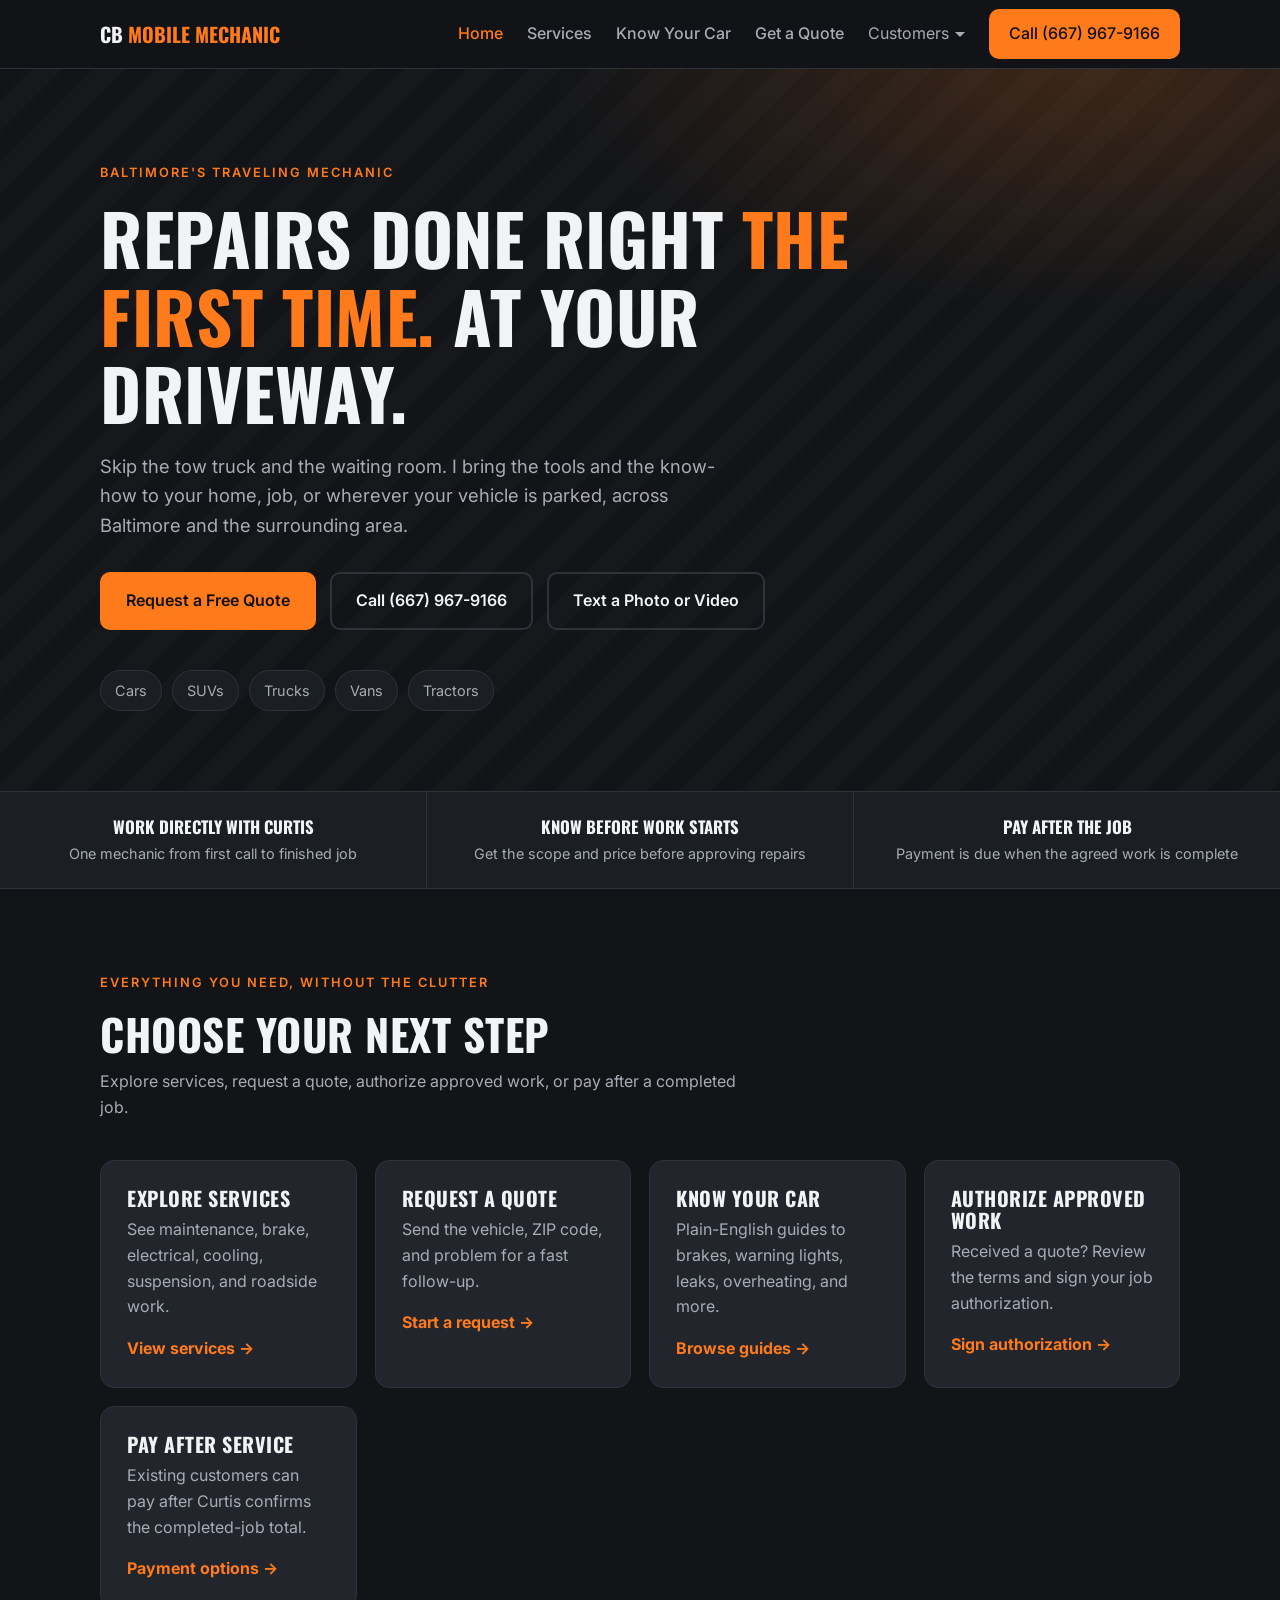
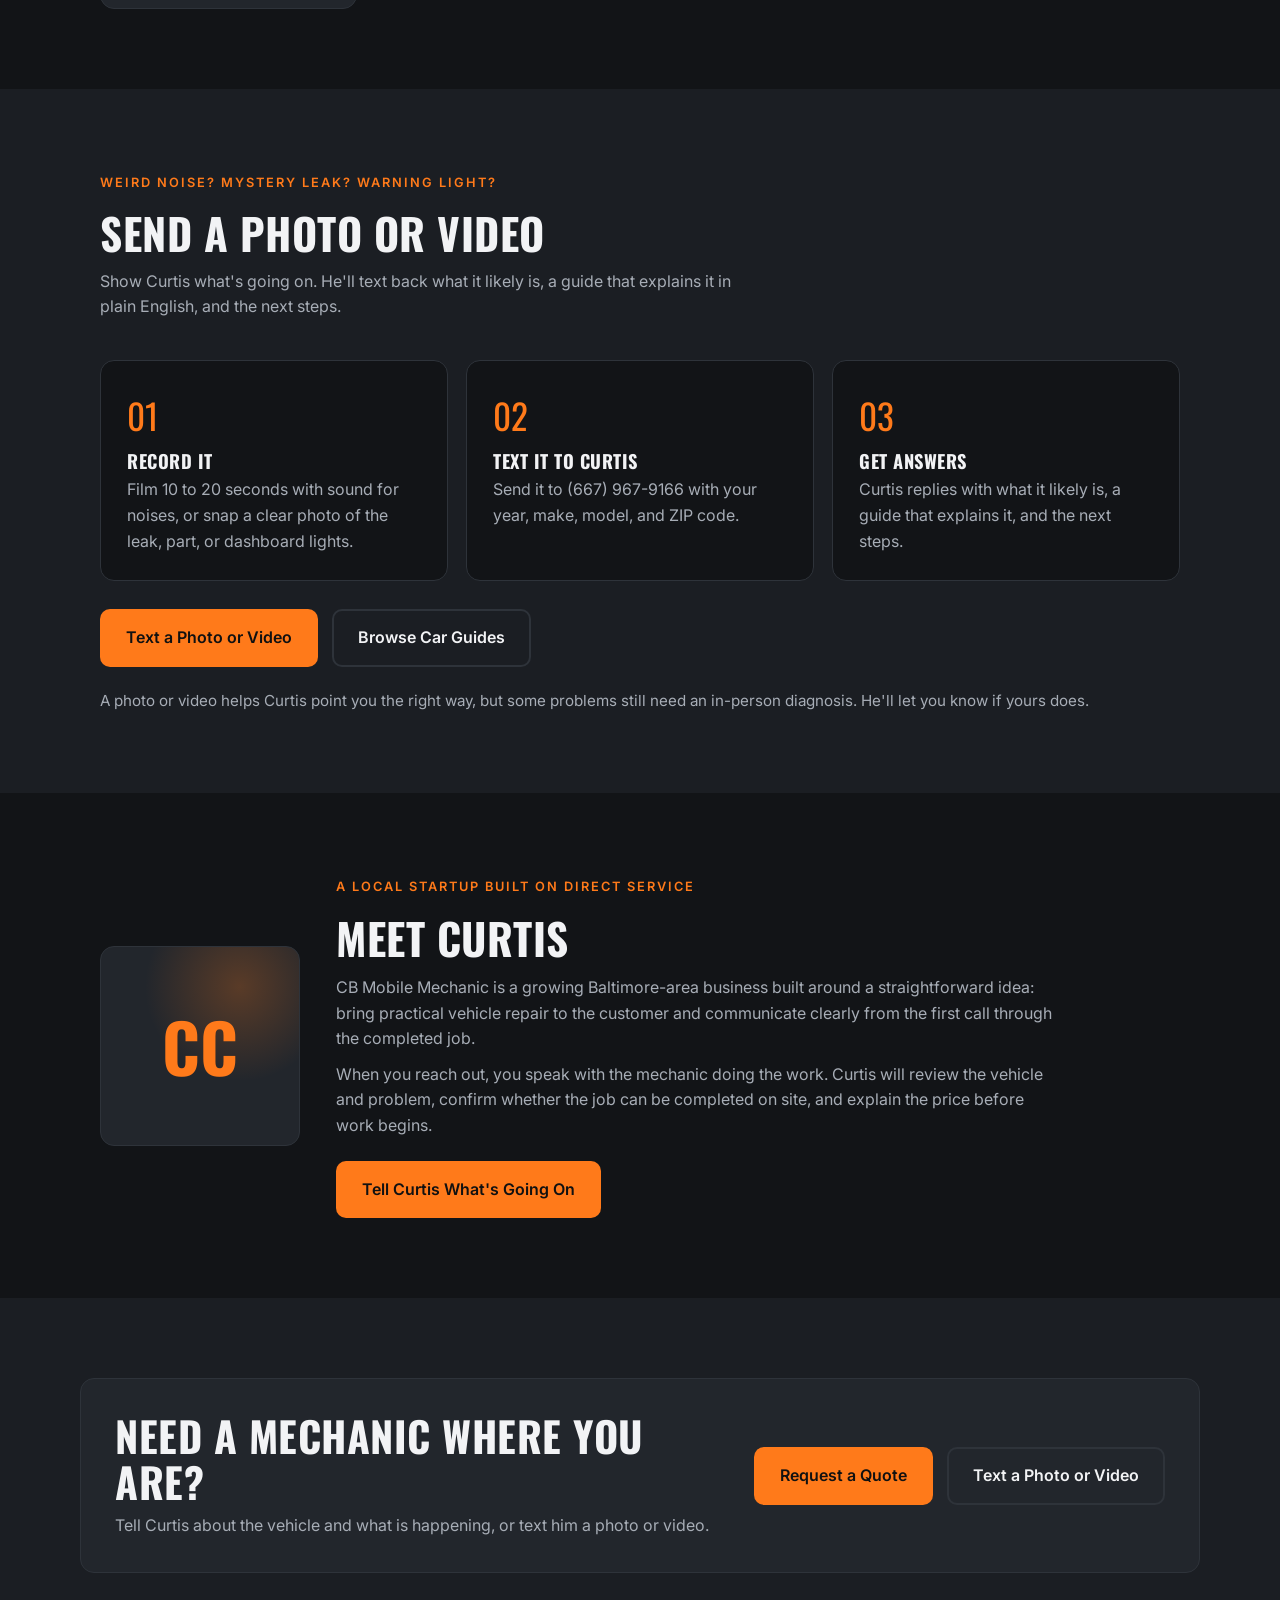
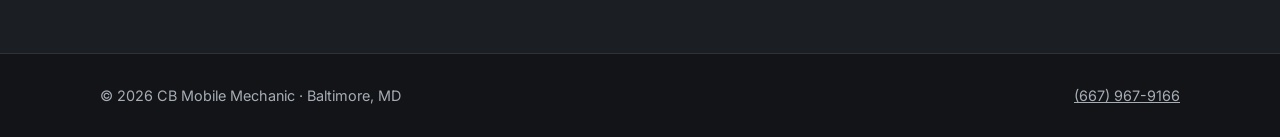
<file: index.html>
<!doctype html>
<html lang="en">
<head>
<meta charset="utf-8">
<meta name="viewport" content="width=device-width, initial-scale=1">
<title>CB Mobile Mechanic | Baltimore Mobile Auto Repair</title>
<meta name="description" content="Mobile mechanic serving Baltimore and surrounding areas. Straight answers and convenient repairs at your home, work, or parking spot.">
<link rel="canonical" href="https://getanchoredstudios-pixel.github.io/charm-city-mobile-mechanic/">
<meta property="og:type" content="website">
<meta property="og:title" content="CB Mobile Mechanic | Baltimore Mobile Auto Repair">
<meta property="og:description" content="Mobile mechanic serving Baltimore and surrounding areas. Straight answers and convenient repairs at your home, work, or parking spot.">
<meta property="og:url" content="https://getanchoredstudios-pixel.github.io/charm-city-mobile-mechanic/">
<meta name="theme-color" content="#121417">
<link rel="icon" href="data:image/svg+xml,<svg xmlns=%22http://www.w3.org/2000/svg%22 viewBox=%220 0 64 64%22><rect width=%2264%22 height=%2264%22 rx=%2212%22 fill=%22%23121417%22/><text x=%2232%22 y=%2244%22 text-anchor=%22middle%22 font-size=%2240%22>🔧</text></svg>">
<link rel="preconnect" href="https://fonts.googleapis.com">
<link rel="preconnect" href="https://fonts.gstatic.com" crossorigin>
<link href="https://fonts.googleapis.com/css2?family=Oswald:wght@500;700&family=Inter:wght@400;500;600&display=swap" rel="stylesheet">
<link rel="stylesheet" href="styles.css">
<script type="application/ld+json">{"@context":"https://schema.org","@type":"AutoRepair","name":"CB Mobile Mechanic","url":"https://getanchoredstudios-pixel.github.io/charm-city-mobile-mechanic/","telephone":"+1-667-967-9166","email":"charmcitymechanic@gmail.com","areaServed":"Baltimore and surrounding areas","description":"Mobile auto repair for cars, SUVs, trucks, vans and tractors in Baltimore and surrounding areas.","paymentAccepted":"Cash, Zelle, Cash App"}</script>
</head>
<body>
<a class="skip-link" href="#main-content">Skip to main content</a>
<header>
  <div class="wrap nav">
    <a href="index.html" class="logo">CB <span>Mobile Mechanic</span></a>
    <button class="burger" id="burger" aria-label="Open menu" aria-expanded="false">&#9776;</button>
    <nav class="nav-links" id="navLinks" aria-label="Main navigation">
      <a href="index.html" aria-current="page">Home</a>
      <a href="services.html">Services</a>
      <a href="learn.html">Know Your Car</a>
      <a href="quote.html">Get a Quote</a>
      <div class="dd"><button class="dd-toggle" aria-expanded="false">Customers</button><div class="dd-menu"><a href="authorization.html">Sign Authorization</a><a href="payment.html">Customer Payment</a></div></div>
      <a href="tel:+16679679166" class="btn btn-primary">Call (667) 967-9166</a>
    </nav>
  </div>
</header>
<main id="main-content">
<section class="hero">
    <div class="wrap">
      <span class="eyebrow">Baltimore's traveling mechanic</span>
      <h1>Repairs done right <em>the first time.</em> At your driveway.</h1>
      <p>Skip the tow truck and the waiting room. I bring the tools and the know-how to your home, job, or wherever your vehicle is parked, across Baltimore and the surrounding area.</p>
      <div class="hero-ctas">
        <a href="quote.html" class="btn btn-primary">Request a Free Quote</a>
        <a href="tel:+16679679166" class="btn btn-ghost">Call (667) 967-9166</a>
        <a href="sms:+16679679166?&body=Hi%20Curtis%2C%20I%27m%20sending%20a%20photo/video%20of%20my%20car.%20Year/make/model%3A%20___%20ZIP%3A%20___" class="btn btn-ghost">Text a Photo or Video</a>
      </div>
      <div class="chips">
        <span class="chip">Cars</span><span class="chip">SUVs</span><span class="chip">Trucks</span><span class="chip">Vans</span><span class="chip">Tractors</span>
      </div>
    </div>
  </section>
<div class="trust-strip" aria-label="What to expect">
    <div class="trust-item"><strong>Work directly with Curtis</strong><span>One mechanic from first call to finished job</span></div>
    <div class="trust-item"><strong>Know before work starts</strong><span>Get the scope and price before approving repairs</span></div>
    <div class="trust-item"><strong>Pay after the job</strong><span>Payment is due when the agreed work is complete</span></div>
  </div>
<section><div class="wrap"><div class="section-head"><span class="eyebrow">Everything you need, without the clutter</span><h2>Choose Your Next Step</h2><p>Explore services, request a quote, authorize approved work, or pay after a completed job.</p></div><div class="link-grid">
<a class="link-card" href="services.html"><h3>Explore Services</h3><p>See maintenance, brake, electrical, cooling, suspension, and roadside work.</p><span class="arrow">View services →</span></a>
<a class="link-card" href="quote.html"><h3>Request a Quote</h3><p>Send the vehicle, ZIP code, and problem for a fast follow-up.</p><span class="arrow">Start a request →</span></a>
<a class="link-card" href="learn.html"><h3>Know Your Car</h3><p>Plain-English guides to brakes, warning lights, leaks, overheating, and more.</p><span class="arrow">Browse guides →</span></a>
<a class="link-card" href="authorization.html"><h3>Authorize Approved Work</h3><p>Received a quote? Review the terms and sign your job authorization.</p><span class="arrow">Sign authorization →</span></a>
<a class="link-card" href="payment.html"><h3>Pay After Service</h3><p>Existing customers can pay after Curtis confirms the completed-job total.</p><span class="arrow">Payment options →</span></a>
</div></div></section>
<section class="alt" id="send">
  <div class="wrap">
    <div class="section-head"><span class="eyebrow">Weird noise? Mystery leak? Warning light?</span><h2>Send a Photo or Video</h2><p>Show Curtis what's going on. He'll text back what it likely is, a guide that explains it in plain English, and the next steps.</p></div>
    <div class="steps">
      <div class="step"><h3>Record it</h3><p>Film 10 to 20 seconds with sound for noises, or snap a clear photo of the leak, part, or dashboard lights.</p></div>
      <div class="step"><h3>Text it to Curtis</h3><p>Send it to (667) 967-9166 with your year, make, model, and ZIP code.</p></div>
      <div class="step"><h3>Get answers</h3><p>Curtis replies with what it likely is, a guide that explains it, and the next steps.</p></div>
    </div>
    <div class="hero-ctas" style="margin-top:28px"><a class="btn btn-primary" href="sms:+16679679166?&body=Hi%20Curtis%2C%20I%27m%20sending%20a%20photo/video%20of%20my%20car.%20Year/make/model%3A%20___%20ZIP%3A%20___">Text a Photo or Video</a><a class="btn btn-ghost" href="learn.html">Browse Car Guides</a></div>
    <p class="note">A photo or video helps Curtis point you the right way, but some problems still need an in-person diagnosis. He'll let you know if yours does.</p>
  </div>
</section>
<section id="about">
    <div class="wrap founder">
      <div class="founder-mark" aria-hidden="true">CC</div>
      <div>
        <span class="eyebrow">A local startup built on direct service</span>
        <h2>Meet Curtis</h2>
        <p>CB Mobile Mechanic is a growing Baltimore-area business built around a straightforward idea: bring practical vehicle repair to the customer and communicate clearly from the first call through the completed job.</p>
        <p>When you reach out, you speak with the mechanic doing the work. Curtis will review the vehicle and problem, confirm whether the job can be completed on site, and explain the price before work begins.</p>
        <a href="quote.html" class="btn btn-primary" style="margin-top:22px">Tell Curtis What's Going On</a>
      </div>
    </div>
  </section>
<section class="alt"><div class="wrap cta-panel"><div><h2>Need a mechanic where you are?</h2><p>Tell Curtis about the vehicle and what is happening, or text him a photo or video.</p></div><div class="hero-ctas"><a class="btn btn-primary" href="quote.html">Request a Quote</a><a class="btn btn-ghost" href="sms:+16679679166?&body=Hi%20Curtis%2C%20I%27m%20sending%20a%20photo/video%20of%20my%20car.%20Year/make/model%3A%20___%20ZIP%3A%20___">Text a Photo or Video</a></div></div></section>
</main>
<footer><div class="wrap"><span>&copy; <span id="yr"></span> CB Mobile Mechanic &middot; Baltimore, MD</span><a href="tel:+16679679166">(667) 967-9166</a></div></footer>
<div class="callbar"><a href="tel:+16679679166">Call</a><a href="sms:+16679679166?&body=Hi%20Curtis%2C%20I%27m%20sending%20a%20photo/video%20of%20my%20car.%20Year/make/model%3A%20___%20ZIP%3A%20___">Text</a><a href="quote.html">Get a Quote</a></div>
<script src="site.js"></script>
</body>
</html>
</file>
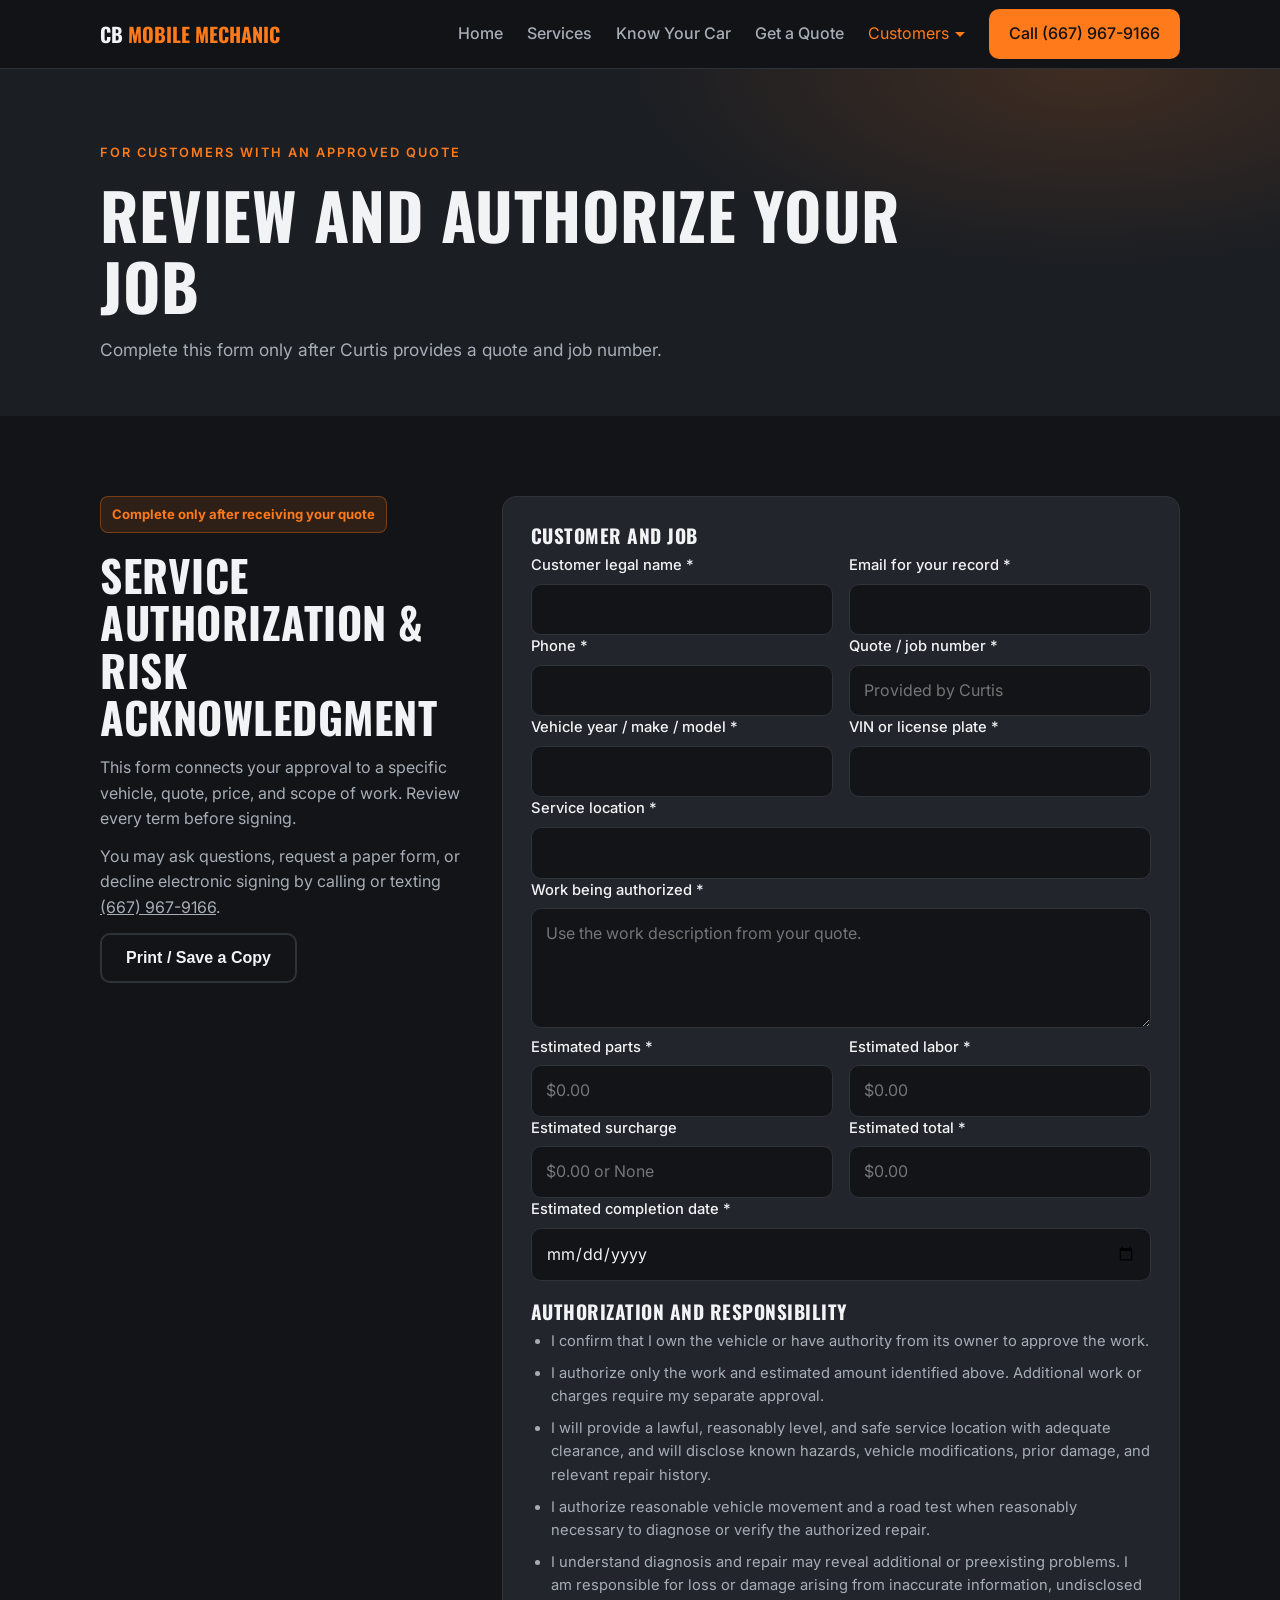
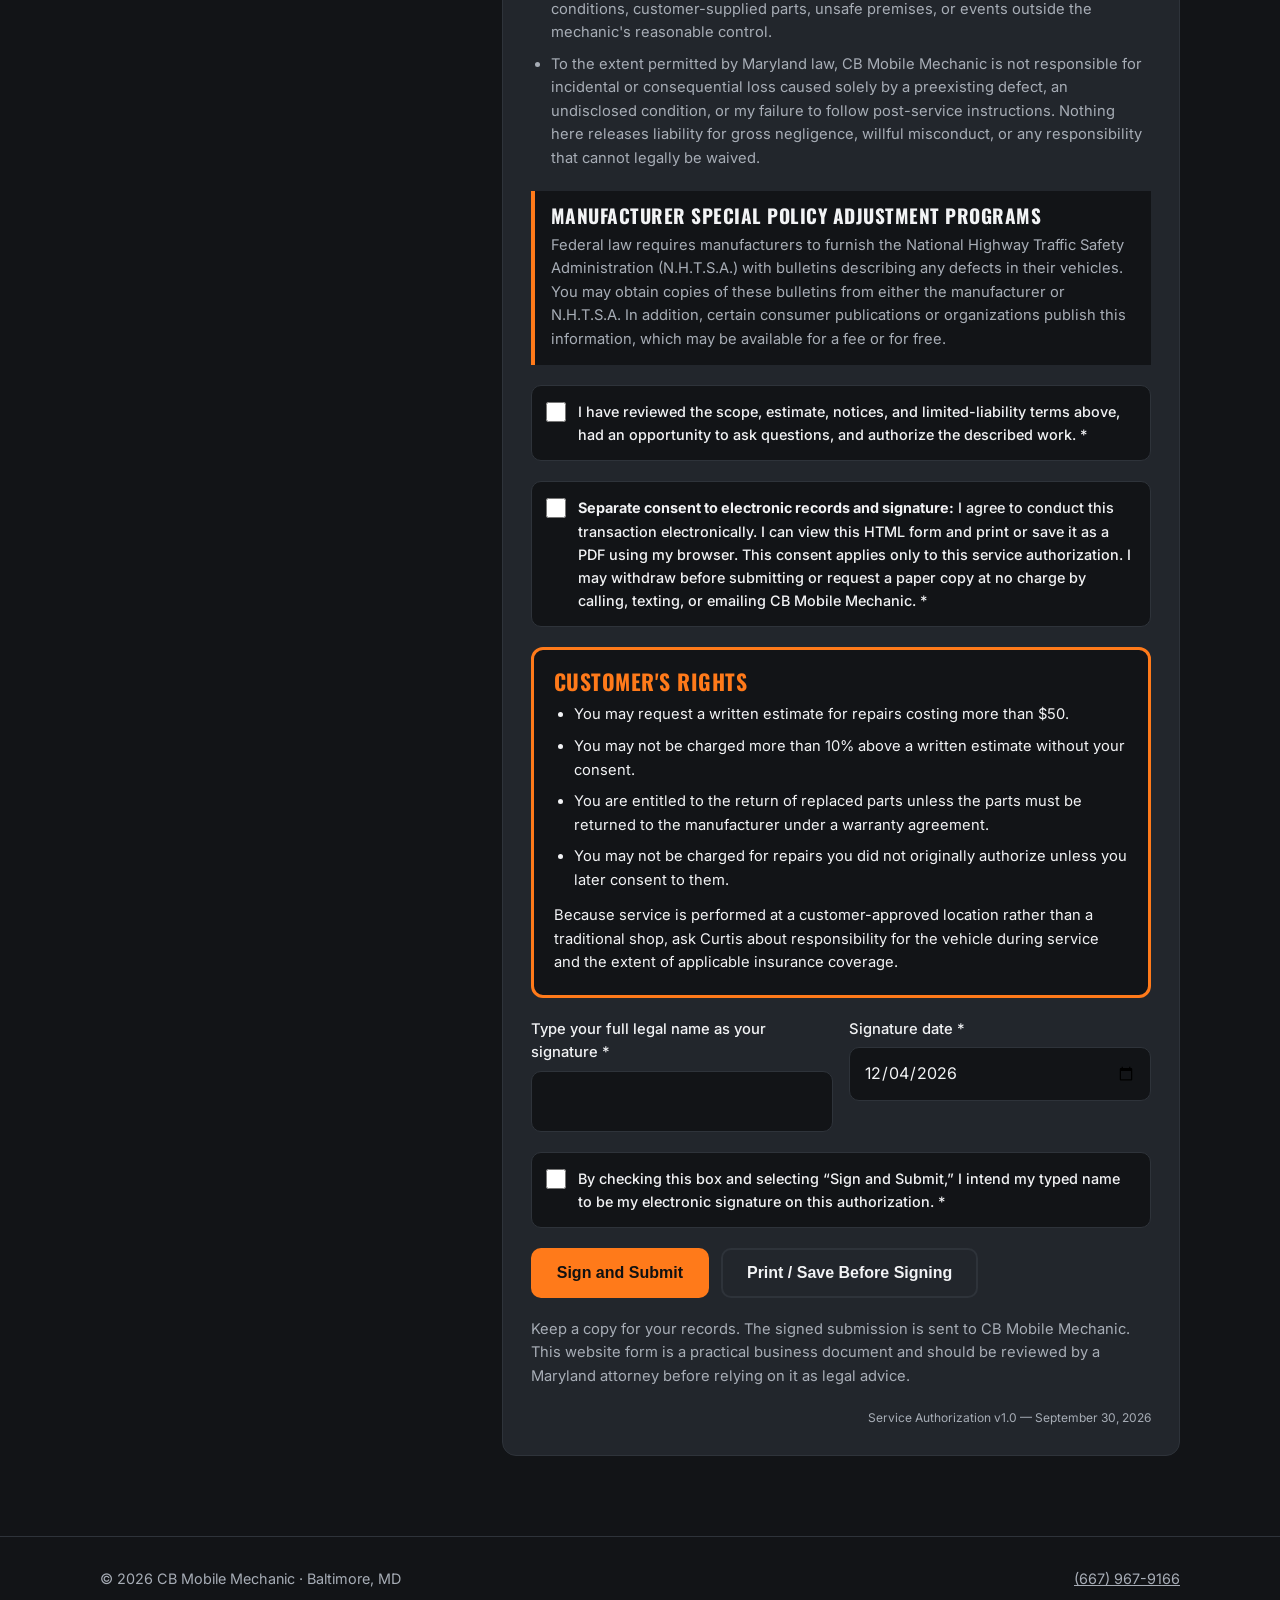
<file: authorization.html>
<!doctype html>
<html lang="en">
<head>
<meta charset="utf-8">
<meta name="viewport" content="width=device-width, initial-scale=1">
<title>Service Authorization | CB Mobile Mechanic</title>
<meta name="description" content="Review and electronically sign a CB Mobile Mechanic service authorization.">
<link rel="canonical" href="https://getanchoredstudios-pixel.github.io/charm-city-mobile-mechanic/authorization.html">
<meta property="og:type" content="website">
<meta property="og:title" content="Service Authorization | CB Mobile Mechanic">
<meta property="og:description" content="Review and electronically sign a CB Mobile Mechanic service authorization.">
<meta property="og:url" content="https://getanchoredstudios-pixel.github.io/charm-city-mobile-mechanic/authorization.html">
<meta name="theme-color" content="#121417">
<link rel="icon" href="data:image/svg+xml,<svg xmlns=%22http://www.w3.org/2000/svg%22 viewBox=%220 0 64 64%22><rect width=%2264%22 height=%2264%22 rx=%2212%22 fill=%22%23121417%22/><text x=%2232%22 y=%2244%22 text-anchor=%22middle%22 font-size=%2240%22>🔧</text></svg>">
<link rel="preconnect" href="https://fonts.googleapis.com">
<link rel="preconnect" href="https://fonts.gstatic.com" crossorigin>
<link href="https://fonts.googleapis.com/css2?family=Oswald:wght@500;700&family=Inter:wght@400;500;600&display=swap" rel="stylesheet">
<link rel="stylesheet" href="styles.css">
<script type="application/ld+json">{"@context":"https://schema.org","@type":"AutoRepair","name":"CB Mobile Mechanic","url":"https://getanchoredstudios-pixel.github.io/charm-city-mobile-mechanic/","telephone":"+1-667-967-9166","email":"charmcitymechanic@gmail.com","areaServed":"Baltimore and surrounding areas","description":"Mobile auto repair for cars, SUVs, trucks, vans and tractors in Baltimore and surrounding areas.","paymentAccepted":"Cash, Zelle, Cash App"}</script>
</head>
<body>
<a class="skip-link" href="#main-content">Skip to main content</a>
<header>
  <div class="wrap nav">
    <a href="index.html" class="logo">CB <span>Mobile Mechanic</span></a>
    <button class="burger" id="burger" aria-label="Open menu" aria-expanded="false">&#9776;</button>
    <nav class="nav-links" id="navLinks" aria-label="Main navigation">
      <a href="index.html">Home</a>
      <a href="services.html">Services</a>
      <a href="learn.html">Know Your Car</a>
      <a href="quote.html">Get a Quote</a>
      <div class="dd"><button class="dd-toggle" aria-expanded="false" style="color:var(--accent)">Customers</button><div class="dd-menu"><a href="authorization.html" aria-current="page">Sign Authorization</a><a href="payment.html">Customer Payment</a></div></div>
      <a href="tel:+16679679166" class="btn btn-primary">Call (667) 967-9166</a>
    </nav>
  </div>
</header>
<main id="main-content">
<section class="page-hero"><div class="wrap"><span class="eyebrow">For customers with an approved quote</span><h1>Review and Authorize Your Job</h1><p>Complete this form only after Curtis provides a quote and job number.</p></div></section>
<section id="authorization">
    <div class="wrap authorization">
      <div class="auth-intro">
        <span class="auth-badge">Complete only after receiving your quote</span>
        <h2>Service Authorization &amp; Risk Acknowledgment</h2>
        <p>This form connects your approval to a specific vehicle, quote, price, and scope of work. Review every term before signing.</p>
        <p>You may ask questions, request a paper form, or decline electronic signing by calling or texting <a href="tel:+16679679166">(667) 967-9166</a>.</p>
        <button class="btn btn-ghost" id="printAuthorization" type="button">Print / Save a Copy</button>
      </div>

      <form id="authorizationForm" class="legal-card" action="https://formspree.io/f/mdekjyda" method="POST">
        <input type="hidden" name="_subject" value="SIGNED service authorization: CB Mobile Mechanic">
        <input type="hidden" name="document_version" value="Service Authorization v1.0 — September 30, 2026">
        <input type="hidden" name="signed_at" id="signedAt">
        <input type="hidden" name="record_summary" id="recordSummary">
        <input type="text" name="_gotcha" class="hp" tabindex="-1" autocomplete="off">

        <div>
          <h3>Customer and job</h3>
          <div class="row">
            <div><label for="authName">Customer legal name *</label><input id="authName" name="customer_name" autocomplete="name" required></div>
            <div><label for="authEmail">Email for your record *</label><input id="authEmail" name="customer_email" type="email" autocomplete="email" required></div>
          </div>
          <div class="row">
            <div><label for="authPhone">Phone *</label><input id="authPhone" name="customer_phone" type="tel" autocomplete="tel" inputmode="tel" required></div>
            <div><label for="quoteNumber">Quote / job number *</label><input id="quoteNumber" name="quote_number" placeholder="Provided by Curtis" required></div>
          </div>
          <div class="row">
            <div><label for="authVehicle">Vehicle year / make / model *</label><input id="authVehicle" name="vehicle" required></div>
            <div><label for="authVin">VIN or license plate *</label><input id="authVin" name="vin_or_plate" autocomplete="off" required></div>
          </div>
          <div><label for="serviceLocation">Service location *</label><input id="serviceLocation" name="service_location" autocomplete="street-address" required></div>
          <div><label for="authorizedWork">Work being authorized *</label><textarea id="authorizedWork" name="authorized_work" placeholder="Use the work description from your quote." required></textarea></div>
          <div class="row">
            <div><label for="partsEstimate">Estimated parts *</label><input id="partsEstimate" name="parts_estimate" inputmode="decimal" placeholder="$0.00" required></div>
            <div><label for="laborEstimate">Estimated labor *</label><input id="laborEstimate" name="labor_estimate" inputmode="decimal" placeholder="$0.00" required></div>
          </div>
          <div class="row">
            <div><label for="surchargeEstimate">Estimated surcharge</label><input id="surchargeEstimate" name="surcharge_estimate" inputmode="decimal" placeholder="$0.00 or None"></div>
            <div><label for="totalEstimate">Estimated total *</label><input id="totalEstimate" name="estimated_total" inputmode="decimal" placeholder="$0.00" required></div>
          </div>
          <div><label for="completionEstimate">Estimated completion date *</label><input id="completionEstimate" name="estimated_completion" type="date" required></div>
        </div>

        <div>
          <h3>Authorization and responsibility</h3>
          <ul>
            <li>I confirm that I own the vehicle or have authority from its owner to approve the work.</li>
            <li>I authorize only the work and estimated amount identified above. Additional work or charges require my separate approval.</li>
            <li>I will provide a lawful, reasonably level, and safe service location with adequate clearance, and will disclose known hazards, vehicle modifications, prior damage, and relevant repair history.</li>
            <li>I authorize reasonable vehicle movement and a road test when reasonably necessary to diagnose or verify the authorized repair.</li>
            <li>I understand diagnosis and repair may reveal additional or preexisting problems. I am responsible for loss or damage arising from inaccurate information, undisclosed conditions, customer-supplied parts, unsafe premises, or events outside the mechanic's reasonable control.</li>
            <li>To the extent permitted by Maryland law, CB Mobile Mechanic is not responsible for incidental or consequential loss caused solely by a preexisting defect, an undisclosed condition, or my failure to follow post-service instructions. Nothing here releases liability for gross negligence, willful misconduct, or any responsibility that cannot legally be waived.</li>
          </ul>
        </div>

        <div class="notice-box">
          <h3>Manufacturer Special Policy Adjustment Programs</h3>
          <p>Federal law requires manufacturers to furnish the National Highway Traffic Safety Administration (N.H.T.S.A.) with bulletins describing any defects in their vehicles. You may obtain copies of these bulletins from either the manufacturer or N.H.T.S.A. In addition, certain consumer publications or organizations publish this information, which may be available for a fee or for free.</p>
        </div>

        <div class="checkline">
          <input id="rightsConsent" name="customer_rights_acknowledged" value="Yes" type="checkbox" required>
          <label for="rightsConsent">I have reviewed the scope, estimate, notices, and limited-liability terms above, had an opportunity to ask questions, and authorize the described work. *</label>
        </div>

        <div class="checkline">
          <input id="electronicConsent" name="electronic_records_consent" value="Yes" type="checkbox" required>
          <label for="electronicConsent"><strong>Separate consent to electronic records and signature:</strong> I agree to conduct this transaction electronically. I can view this HTML form and print or save it as a PDF using my browser. This consent applies only to this service authorization. I may withdraw before submitting or request a paper copy at no charge by calling, texting, or emailing CB Mobile Mechanic. *</label>
        </div>

        <div class="customer-rights">
          <h3>Customer's Rights</h3>
          <ul>
            <li>You may request a written estimate for repairs costing more than $50.</li>
            <li>You may not be charged more than 10% above a written estimate without your consent.</li>
            <li>You are entitled to the return of replaced parts unless the parts must be returned to the manufacturer under a warranty agreement.</li>
            <li>You may not be charged for repairs you did not originally authorize unless you later consent to them.</li>
          </ul>
          <p style="margin-top:12px">Because service is performed at a customer-approved location rather than a traditional shop, ask Curtis about responsibility for the vehicle during service and the extent of applicable insurance coverage.</p>
        </div>

        <div class="row">
          <div><label for="signatureName">Type your full legal name as your signature *</label><input class="signature-input" id="signatureName" name="electronic_signature" autocomplete="name" required></div>
          <div><label for="signatureDate">Signature date *</label><input id="signatureDate" name="signature_date" type="date" required></div>
        </div>
        <div class="checkline">
          <input id="signatureIntent" name="signature_intent" value="Yes" type="checkbox" required>
          <label for="signatureIntent">By checking this box and selecting “Sign and Submit,” I intend my typed name to be my electronic signature on this authorization. *</label>
        </div>

        <div class="auth-actions">
          <button type="submit" class="btn btn-primary">Sign and Submit</button>
          <button type="button" class="btn btn-ghost" id="printAuthorizationBottom">Print / Save Before Signing</button>
        </div>
        <p class="form-note">Keep a copy for your records. The signed submission is sent to CB Mobile Mechanic. This website form is a practical business document and should be reviewed by a Maryland attorney before relying on it as legal advice.</p>
        <div id="authorizationMsg" class="form-msg" role="status"></div>
        <div class="auth-version">Service Authorization v1.0 — September 30, 2026</div>
      </form>
    </div>
  </section>
</main>
<footer><div class="wrap"><span>&copy; <span id="yr"></span> CB Mobile Mechanic &middot; Baltimore, MD</span><a href="tel:+16679679166">(667) 967-9166</a></div></footer>
<div class="callbar"><a href="tel:+16679679166">Call</a><a href="sms:+16679679166?&body=Hi%20Curtis%2C%20I%27m%20sending%20a%20photo/video%20of%20my%20car.%20Year/make/model%3A%20___%20ZIP%3A%20___">Text</a><a href="quote.html">Get a Quote</a></div>
<script src="site.js"></script>
</body>
</html>
</file>
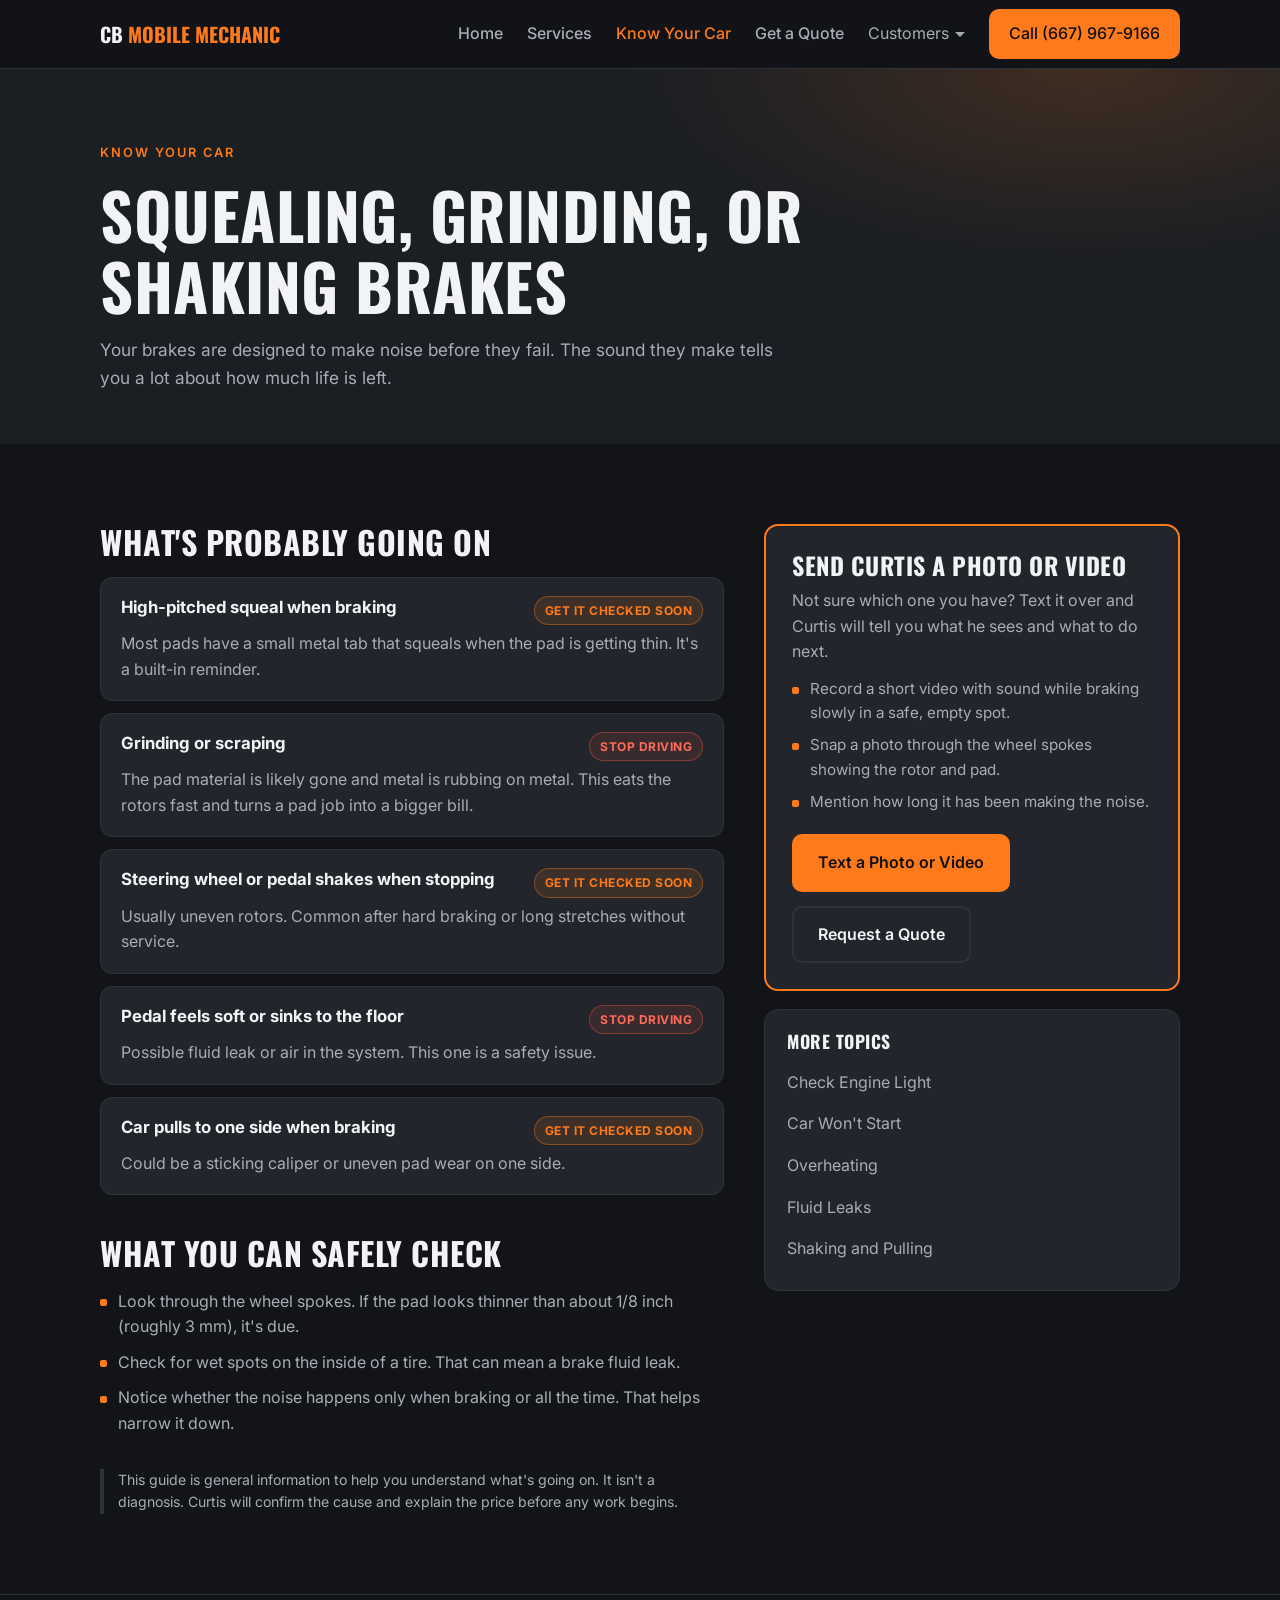
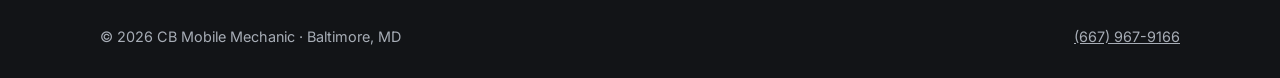
<file: learn-brakes.html>
<!doctype html>
<html lang="en">
<head>
<meta charset="utf-8">
<meta name="viewport" content="width=device-width, initial-scale=1">
<title>Squealing, Grinding, or Shaking Brakes | CB Mobile Mechanic</title>
<meta name="description" content="What squealing, grinding, and shaking brakes mean, how urgent each one is, and what to send a Baltimore mobile mechanic.">
<link rel="canonical" href="https://getanchoredstudios-pixel.github.io/charm-city-mobile-mechanic/learn-brakes.html">
<meta property="og:type" content="article">
<meta property="og:title" content="Squealing, Grinding, or Shaking Brakes | CB Mobile Mechanic">
<meta property="og:description" content="What squealing, grinding, and shaking brakes mean, how urgent each one is, and what to send a Baltimore mobile mechanic.">
<meta property="og:url" content="https://getanchoredstudios-pixel.github.io/charm-city-mobile-mechanic/learn-brakes.html">
<meta name="theme-color" content="#121417">
<link rel="icon" href="data:image/svg+xml,<svg xmlns=%22http://www.w3.org/2000/svg%22 viewBox=%220 0 64 64%22><rect width=%2264%22 height=%2264%22 rx=%2212%22 fill=%22%23121417%22/><text x=%2232%22 y=%2244%22 text-anchor=%22middle%22 font-size=%2240%22>🔧</text></svg>">
<link rel="preconnect" href="https://fonts.googleapis.com">
<link rel="preconnect" href="https://fonts.gstatic.com" crossorigin>
<link href="https://fonts.googleapis.com/css2?family=Oswald:wght@500;700&family=Inter:wght@400;500;600&display=swap" rel="stylesheet">
<link rel="stylesheet" href="styles.css">
<script type="application/ld+json">{"@context":"https://schema.org","@type":"AutoRepair","name":"CB Mobile Mechanic","url":"https://getanchoredstudios-pixel.github.io/charm-city-mobile-mechanic/","telephone":"+1-667-967-9166","email":"charmcitymechanic@gmail.com","areaServed":"Baltimore and surrounding areas","description":"Mobile auto repair for cars, SUVs, trucks, vans and tractors in Baltimore and surrounding areas.","paymentAccepted":"Cash, Zelle, Cash App"}</script>
<script type="application/ld+json">{"@context": "https://schema.org", "@type": "Article", "headline": "Squealing, Grinding, or Shaking Brakes", "description": "What squealing, grinding, and shaking brakes mean, how urgent each one is, and what to send a Baltimore mobile mechanic.", "author": {"@type": "Organization", "name": "CB Mobile Mechanic"}, "mainEntityOfPage": "https://getanchoredstudios-pixel.github.io/charm-city-mobile-mechanic/learn-brakes.html"}</script>
</head>
<body>
<a class="skip-link" href="#main-content">Skip to main content</a>
<header>
  <div class="wrap nav">
    <a href="index.html" class="logo">CB <span>Mobile Mechanic</span></a>
    <button class="burger" id="burger" aria-label="Open menu" aria-expanded="false">&#9776;</button>
    <nav class="nav-links" id="navLinks" aria-label="Main navigation">
      <a href="index.html">Home</a>
      <a href="services.html">Services</a>
      <a href="learn.html" aria-current="page">Know Your Car</a>
      <a href="quote.html">Get a Quote</a>
      <div class="dd"><button class="dd-toggle" aria-expanded="false">Customers</button><div class="dd-menu"><a href="authorization.html">Sign Authorization</a><a href="payment.html">Customer Payment</a></div></div>
      <a href="tel:+16679679166" class="btn btn-primary">Call (667) 967-9166</a>
    </nav>
  </div>
</header>
<main id="main-content">
<section class="page-hero"><div class="wrap"><span class="eyebrow"><a href="learn.html" class="crumb">Know Your Car</a></span><h1>Squealing, Grinding, or Shaking Brakes</h1><p>Your brakes are designed to make noise before they fail. The sound they make tells you a lot about how much life is left.</p></div></section>
<section>
  <div class="wrap learn-layout">
    <article class="learn-article">
      <h2>What's probably going on</h2>
      <div class="symptoms"><div class="symptom"><div class="symptom-head"><h3>High-pitched squeal when braking</h3><span class="urgency urg-soon">Get it checked soon</span></div><p>Most pads have a small metal tab that squeals when the pad is getting thin. It&#x27;s a built-in reminder.</p></div><div class="symptom"><div class="symptom-head"><h3>Grinding or scraping</h3><span class="urgency urg-stop">Stop driving</span></div><p>The pad material is likely gone and metal is rubbing on metal. This eats the rotors fast and turns a pad job into a bigger bill.</p></div><div class="symptom"><div class="symptom-head"><h3>Steering wheel or pedal shakes when stopping</h3><span class="urgency urg-soon">Get it checked soon</span></div><p>Usually uneven rotors. Common after hard braking or long stretches without service.</p></div><div class="symptom"><div class="symptom-head"><h3>Pedal feels soft or sinks to the floor</h3><span class="urgency urg-stop">Stop driving</span></div><p>Possible fluid leak or air in the system. This one is a safety issue.</p></div><div class="symptom"><div class="symptom-head"><h3>Car pulls to one side when braking</h3><span class="urgency urg-soon">Get it checked soon</span></div><p>Could be a sticking caliper or uneven pad wear on one side.</p></div></div>
      <h2>What you can safely check</h2>
      <ul><li>Look through the wheel spokes. If the pad looks thinner than about 1/8 inch (roughly 3 mm), it&#x27;s due.</li><li>Check for wet spots on the inside of a tire. That can mean a brake fluid leak.</li><li>Notice whether the noise happens only when braking or all the time. That helps narrow it down.</li></ul>
      <p class="disclaimer">This guide is general information to help you understand what's going on. It isn't a diagnosis. Curtis will confirm the cause and explain the price before any work begins.</p>
    </article>
    <div class="learn-side">
      <aside class="send-box">
  <h2>Send Curtis a photo or video</h2>
  <p>Not sure which one you have? Text it over and Curtis will tell you what he sees and what to do next.</p>
  <ul><li>Record a short video with sound while braking slowly in a safe, empty spot.</li><li>Snap a photo through the wheel spokes showing the rotor and pad.</li><li>Mention how long it has been making the noise.</li></ul>
  <div class="hero-ctas"><a class="btn btn-primary" href="sms:+16679679166?&body=Hi%20Curtis%2C%20I%27m%20sending%20a%20photo/video%20of%20my%20car.%20Year/make/model%3A%20___%20ZIP%3A%20___">Text a Photo or Video</a><a class="btn btn-ghost" href="quote.html">Request a Quote</a></div>
</aside>
      <nav class="more-topics" aria-label="More topics"><h2>More topics</h2><a href="learn-check-engine-light.html">Check Engine Light</a><a href="learn-wont-start.html">Car Won&#x27;t Start</a><a href="learn-overheating.html">Overheating</a><a href="learn-fluid-leaks.html">Fluid Leaks</a><a href="learn-shaking.html">Shaking and Pulling</a></nav>
    </div>
  </div>
</section>
</main>
<footer><div class="wrap"><span>&copy; <span id="yr"></span> CB Mobile Mechanic &middot; Baltimore, MD</span><a href="tel:+16679679166">(667) 967-9166</a></div></footer>
<div class="callbar"><a href="tel:+16679679166">Call</a><a href="sms:+16679679166?&body=Hi%20Curtis%2C%20I%27m%20sending%20a%20photo/video%20of%20my%20car.%20Year/make/model%3A%20___%20ZIP%3A%20___">Text</a><a href="quote.html">Get a Quote</a></div>
<script src="site.js"></script>
</body>
</html>
</file>
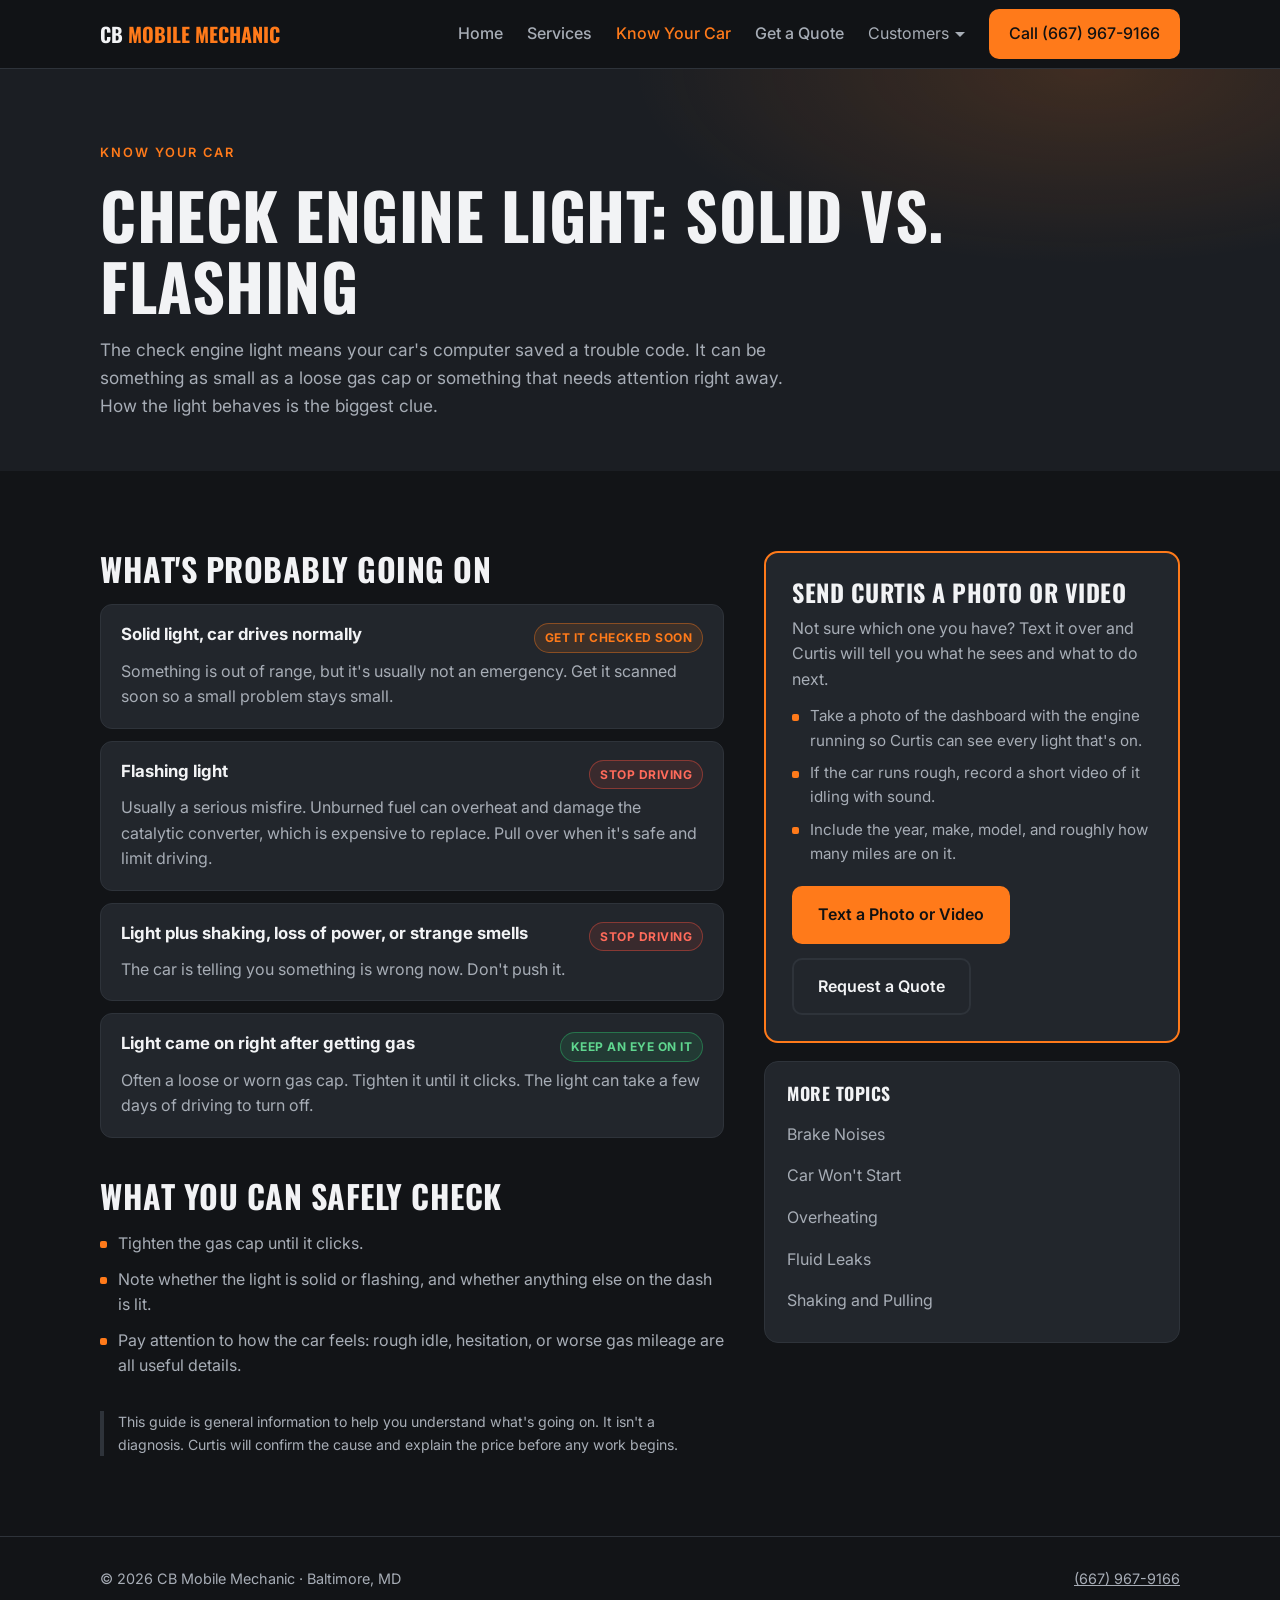
<file: learn-check-engine-light.html>
<!doctype html>
<html lang="en">
<head>
<meta charset="utf-8">
<meta name="viewport" content="width=device-width, initial-scale=1">
<title>Check Engine Light: Solid vs. Flashing | CB Mobile Mechanic</title>
<meta name="description" content="What a solid or flashing check engine light means, what to check first, and when to stop driving. Mobile diagnostics in Baltimore.">
<link rel="canonical" href="https://getanchoredstudios-pixel.github.io/charm-city-mobile-mechanic/learn-check-engine-light.html">
<meta property="og:type" content="article">
<meta property="og:title" content="Check Engine Light: Solid vs. Flashing | CB Mobile Mechanic">
<meta property="og:description" content="What a solid or flashing check engine light means, what to check first, and when to stop driving. Mobile diagnostics in Baltimore.">
<meta property="og:url" content="https://getanchoredstudios-pixel.github.io/charm-city-mobile-mechanic/learn-check-engine-light.html">
<meta name="theme-color" content="#121417">
<link rel="icon" href="data:image/svg+xml,<svg xmlns=%22http://www.w3.org/2000/svg%22 viewBox=%220 0 64 64%22><rect width=%2264%22 height=%2264%22 rx=%2212%22 fill=%22%23121417%22/><text x=%2232%22 y=%2244%22 text-anchor=%22middle%22 font-size=%2240%22>🔧</text></svg>">
<link rel="preconnect" href="https://fonts.googleapis.com">
<link rel="preconnect" href="https://fonts.gstatic.com" crossorigin>
<link href="https://fonts.googleapis.com/css2?family=Oswald:wght@500;700&family=Inter:wght@400;500;600&display=swap" rel="stylesheet">
<link rel="stylesheet" href="styles.css">
<script type="application/ld+json">{"@context":"https://schema.org","@type":"AutoRepair","name":"CB Mobile Mechanic","url":"https://getanchoredstudios-pixel.github.io/charm-city-mobile-mechanic/","telephone":"+1-667-967-9166","email":"charmcitymechanic@gmail.com","areaServed":"Baltimore and surrounding areas","description":"Mobile auto repair for cars, SUVs, trucks, vans and tractors in Baltimore and surrounding areas.","paymentAccepted":"Cash, Zelle, Cash App"}</script>
<script type="application/ld+json">{"@context": "https://schema.org", "@type": "Article", "headline": "Check Engine Light: Solid vs. Flashing", "description": "What a solid or flashing check engine light means, what to check first, and when to stop driving. Mobile diagnostics in Baltimore.", "author": {"@type": "Organization", "name": "CB Mobile Mechanic"}, "mainEntityOfPage": "https://getanchoredstudios-pixel.github.io/charm-city-mobile-mechanic/learn-check-engine-light.html"}</script>
</head>
<body>
<a class="skip-link" href="#main-content">Skip to main content</a>
<header>
  <div class="wrap nav">
    <a href="index.html" class="logo">CB <span>Mobile Mechanic</span></a>
    <button class="burger" id="burger" aria-label="Open menu" aria-expanded="false">&#9776;</button>
    <nav class="nav-links" id="navLinks" aria-label="Main navigation">
      <a href="index.html">Home</a>
      <a href="services.html">Services</a>
      <a href="learn.html" aria-current="page">Know Your Car</a>
      <a href="quote.html">Get a Quote</a>
      <div class="dd"><button class="dd-toggle" aria-expanded="false">Customers</button><div class="dd-menu"><a href="authorization.html">Sign Authorization</a><a href="payment.html">Customer Payment</a></div></div>
      <a href="tel:+16679679166" class="btn btn-primary">Call (667) 967-9166</a>
    </nav>
  </div>
</header>
<main id="main-content">
<section class="page-hero"><div class="wrap"><span class="eyebrow"><a href="learn.html" class="crumb">Know Your Car</a></span><h1>Check Engine Light: Solid vs. Flashing</h1><p>The check engine light means your car&#x27;s computer saved a trouble code. It can be something as small as a loose gas cap or something that needs attention right away. How the light behaves is the biggest clue.</p></div></section>
<section>
  <div class="wrap learn-layout">
    <article class="learn-article">
      <h2>What's probably going on</h2>
      <div class="symptoms"><div class="symptom"><div class="symptom-head"><h3>Solid light, car drives normally</h3><span class="urgency urg-soon">Get it checked soon</span></div><p>Something is out of range, but it&#x27;s usually not an emergency. Get it scanned soon so a small problem stays small.</p></div><div class="symptom"><div class="symptom-head"><h3>Flashing light</h3><span class="urgency urg-stop">Stop driving</span></div><p>Usually a serious misfire. Unburned fuel can overheat and damage the catalytic converter, which is expensive to replace. Pull over when it&#x27;s safe and limit driving.</p></div><div class="symptom"><div class="symptom-head"><h3>Light plus shaking, loss of power, or strange smells</h3><span class="urgency urg-stop">Stop driving</span></div><p>The car is telling you something is wrong now. Don&#x27;t push it.</p></div><div class="symptom"><div class="symptom-head"><h3>Light came on right after getting gas</h3><span class="urgency urg-watch">Keep an eye on it</span></div><p>Often a loose or worn gas cap. Tighten it until it clicks. The light can take a few days of driving to turn off.</p></div></div>
      <h2>What you can safely check</h2>
      <ul><li>Tighten the gas cap until it clicks.</li><li>Note whether the light is solid or flashing, and whether anything else on the dash is lit.</li><li>Pay attention to how the car feels: rough idle, hesitation, or worse gas mileage are all useful details.</li></ul>
      <p class="disclaimer">This guide is general information to help you understand what's going on. It isn't a diagnosis. Curtis will confirm the cause and explain the price before any work begins.</p>
    </article>
    <div class="learn-side">
      <aside class="send-box">
  <h2>Send Curtis a photo or video</h2>
  <p>Not sure which one you have? Text it over and Curtis will tell you what he sees and what to do next.</p>
  <ul><li>Take a photo of the dashboard with the engine running so Curtis can see every light that&#x27;s on.</li><li>If the car runs rough, record a short video of it idling with sound.</li><li>Include the year, make, model, and roughly how many miles are on it.</li></ul>
  <div class="hero-ctas"><a class="btn btn-primary" href="sms:+16679679166?&body=Hi%20Curtis%2C%20I%27m%20sending%20a%20photo/video%20of%20my%20car.%20Year/make/model%3A%20___%20ZIP%3A%20___">Text a Photo or Video</a><a class="btn btn-ghost" href="quote.html">Request a Quote</a></div>
</aside>
      <nav class="more-topics" aria-label="More topics"><h2>More topics</h2><a href="learn-brakes.html">Brake Noises</a><a href="learn-wont-start.html">Car Won&#x27;t Start</a><a href="learn-overheating.html">Overheating</a><a href="learn-fluid-leaks.html">Fluid Leaks</a><a href="learn-shaking.html">Shaking and Pulling</a></nav>
    </div>
  </div>
</section>
</main>
<footer><div class="wrap"><span>&copy; <span id="yr"></span> CB Mobile Mechanic &middot; Baltimore, MD</span><a href="tel:+16679679166">(667) 967-9166</a></div></footer>
<div class="callbar"><a href="tel:+16679679166">Call</a><a href="sms:+16679679166?&body=Hi%20Curtis%2C%20I%27m%20sending%20a%20photo/video%20of%20my%20car.%20Year/make/model%3A%20___%20ZIP%3A%20___">Text</a><a href="quote.html">Get a Quote</a></div>
<script src="site.js"></script>
</body>
</html>
</file>
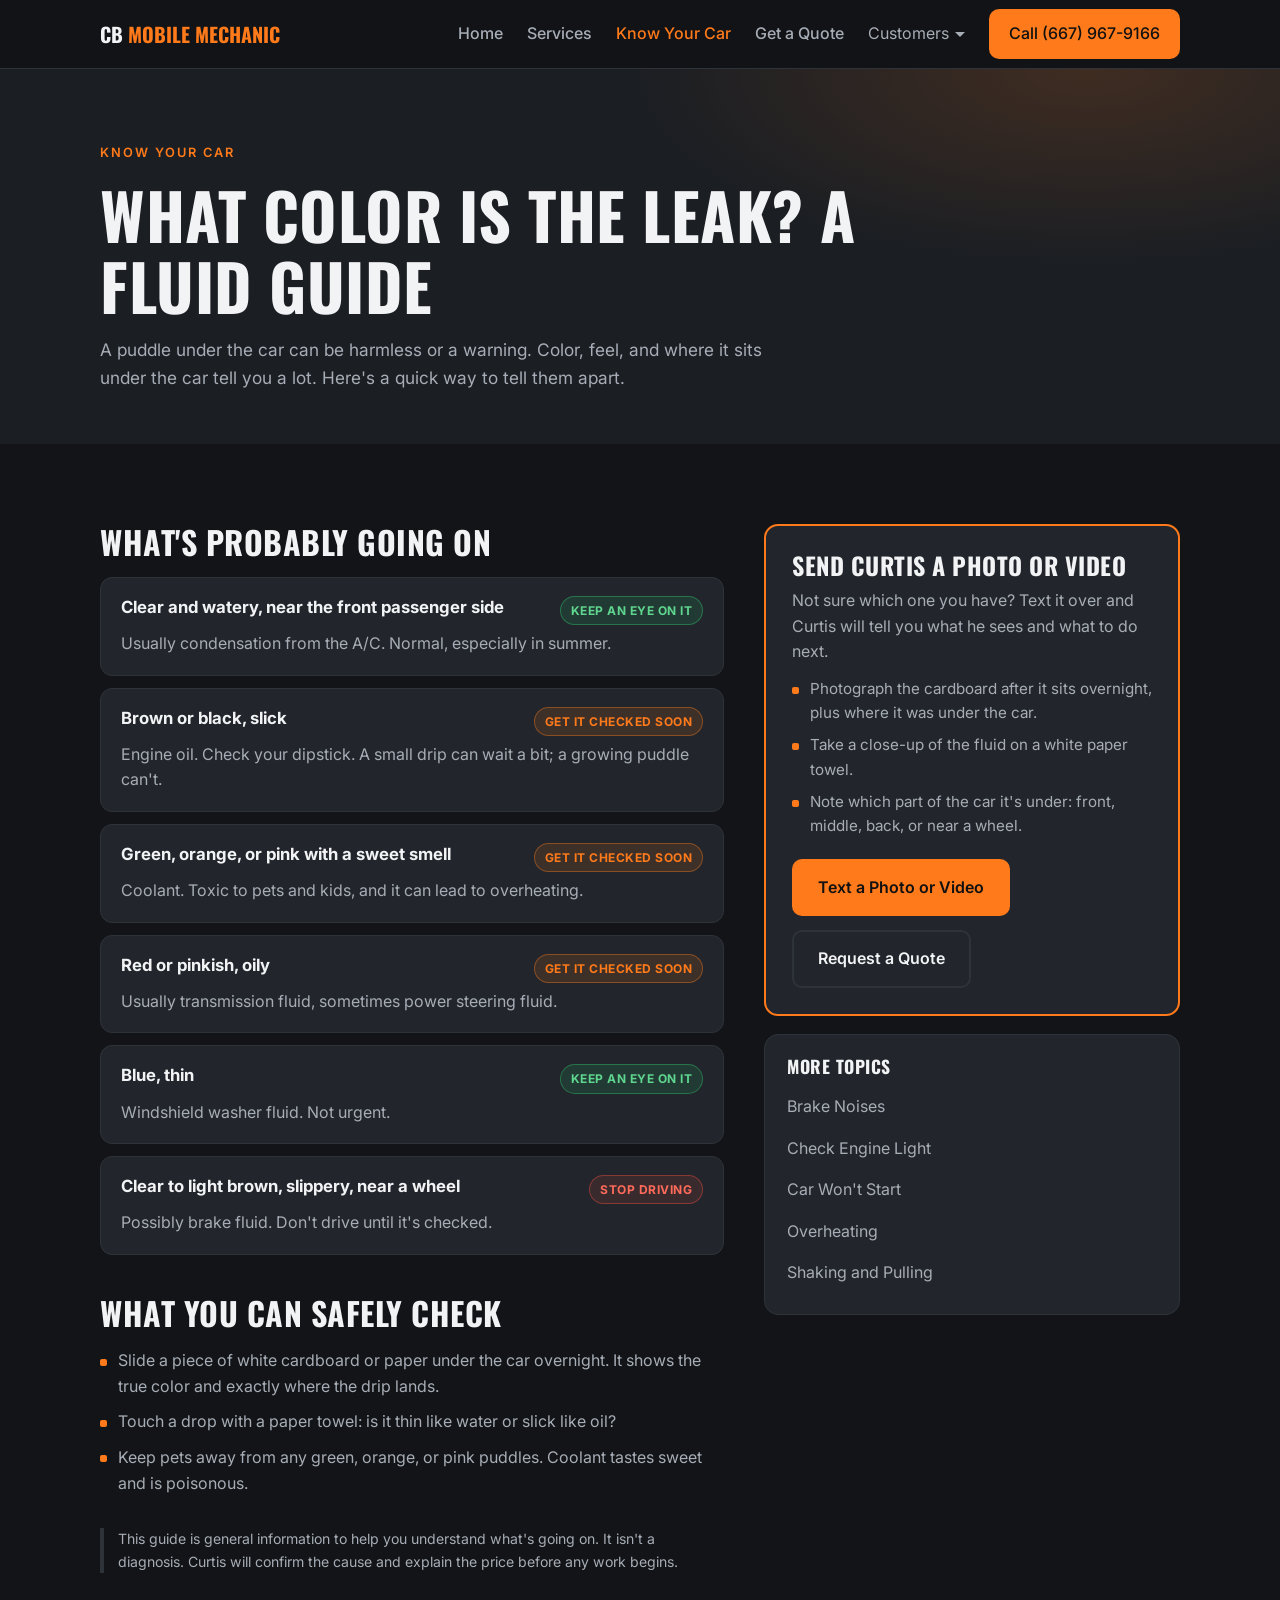
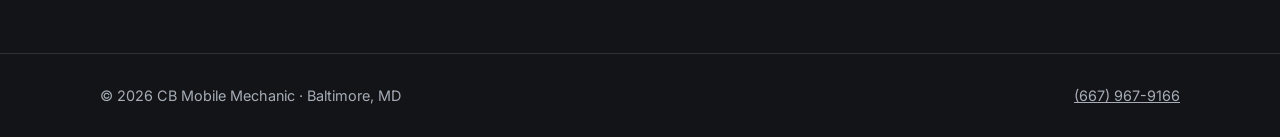
<file: learn-fluid-leaks.html>
<!doctype html>
<html lang="en">
<head>
<meta charset="utf-8">
<meta name="viewport" content="width=device-width, initial-scale=1">
<title>What Color Is the Leak? A Fluid Guide | CB Mobile Mechanic</title>
<meta name="description" content="Identify the fluid leaking from your car by color: oil, coolant, transmission, brake fluid, and more. Baltimore mobile mechanic guide.">
<link rel="canonical" href="https://getanchoredstudios-pixel.github.io/charm-city-mobile-mechanic/learn-fluid-leaks.html">
<meta property="og:type" content="article">
<meta property="og:title" content="What Color Is the Leak? A Fluid Guide | CB Mobile Mechanic">
<meta property="og:description" content="Identify the fluid leaking from your car by color: oil, coolant, transmission, brake fluid, and more. Baltimore mobile mechanic guide.">
<meta property="og:url" content="https://getanchoredstudios-pixel.github.io/charm-city-mobile-mechanic/learn-fluid-leaks.html">
<meta name="theme-color" content="#121417">
<link rel="icon" href="data:image/svg+xml,<svg xmlns=%22http://www.w3.org/2000/svg%22 viewBox=%220 0 64 64%22><rect width=%2264%22 height=%2264%22 rx=%2212%22 fill=%22%23121417%22/><text x=%2232%22 y=%2244%22 text-anchor=%22middle%22 font-size=%2240%22>🔧</text></svg>">
<link rel="preconnect" href="https://fonts.googleapis.com">
<link rel="preconnect" href="https://fonts.gstatic.com" crossorigin>
<link href="https://fonts.googleapis.com/css2?family=Oswald:wght@500;700&family=Inter:wght@400;500;600&display=swap" rel="stylesheet">
<link rel="stylesheet" href="styles.css">
<script type="application/ld+json">{"@context":"https://schema.org","@type":"AutoRepair","name":"CB Mobile Mechanic","url":"https://getanchoredstudios-pixel.github.io/charm-city-mobile-mechanic/","telephone":"+1-667-967-9166","email":"charmcitymechanic@gmail.com","areaServed":"Baltimore and surrounding areas","description":"Mobile auto repair for cars, SUVs, trucks, vans and tractors in Baltimore and surrounding areas.","paymentAccepted":"Cash, Zelle, Cash App"}</script>
<script type="application/ld+json">{"@context": "https://schema.org", "@type": "Article", "headline": "What Color Is the Leak? A Fluid Guide", "description": "Identify the fluid leaking from your car by color: oil, coolant, transmission, brake fluid, and more. Baltimore mobile mechanic guide.", "author": {"@type": "Organization", "name": "CB Mobile Mechanic"}, "mainEntityOfPage": "https://getanchoredstudios-pixel.github.io/charm-city-mobile-mechanic/learn-fluid-leaks.html"}</script>
</head>
<body>
<a class="skip-link" href="#main-content">Skip to main content</a>
<header>
  <div class="wrap nav">
    <a href="index.html" class="logo">CB <span>Mobile Mechanic</span></a>
    <button class="burger" id="burger" aria-label="Open menu" aria-expanded="false">&#9776;</button>
    <nav class="nav-links" id="navLinks" aria-label="Main navigation">
      <a href="index.html">Home</a>
      <a href="services.html">Services</a>
      <a href="learn.html" aria-current="page">Know Your Car</a>
      <a href="quote.html">Get a Quote</a>
      <div class="dd"><button class="dd-toggle" aria-expanded="false">Customers</button><div class="dd-menu"><a href="authorization.html">Sign Authorization</a><a href="payment.html">Customer Payment</a></div></div>
      <a href="tel:+16679679166" class="btn btn-primary">Call (667) 967-9166</a>
    </nav>
  </div>
</header>
<main id="main-content">
<section class="page-hero"><div class="wrap"><span class="eyebrow"><a href="learn.html" class="crumb">Know Your Car</a></span><h1>What Color Is the Leak? A Fluid Guide</h1><p>A puddle under the car can be harmless or a warning. Color, feel, and where it sits under the car tell you a lot. Here&#x27;s a quick way to tell them apart.</p></div></section>
<section>
  <div class="wrap learn-layout">
    <article class="learn-article">
      <h2>What's probably going on</h2>
      <div class="symptoms"><div class="symptom"><div class="symptom-head"><h3>Clear and watery, near the front passenger side</h3><span class="urgency urg-watch">Keep an eye on it</span></div><p>Usually condensation from the A/C. Normal, especially in summer.</p></div><div class="symptom"><div class="symptom-head"><h3>Brown or black, slick</h3><span class="urgency urg-soon">Get it checked soon</span></div><p>Engine oil. Check your dipstick. A small drip can wait a bit; a growing puddle can&#x27;t.</p></div><div class="symptom"><div class="symptom-head"><h3>Green, orange, or pink with a sweet smell</h3><span class="urgency urg-soon">Get it checked soon</span></div><p>Coolant. Toxic to pets and kids, and it can lead to overheating.</p></div><div class="symptom"><div class="symptom-head"><h3>Red or pinkish, oily</h3><span class="urgency urg-soon">Get it checked soon</span></div><p>Usually transmission fluid, sometimes power steering fluid.</p></div><div class="symptom"><div class="symptom-head"><h3>Blue, thin</h3><span class="urgency urg-watch">Keep an eye on it</span></div><p>Windshield washer fluid. Not urgent.</p></div><div class="symptom"><div class="symptom-head"><h3>Clear to light brown, slippery, near a wheel</h3><span class="urgency urg-stop">Stop driving</span></div><p>Possibly brake fluid. Don&#x27;t drive until it&#x27;s checked.</p></div></div>
      <h2>What you can safely check</h2>
      <ul><li>Slide a piece of white cardboard or paper under the car overnight. It shows the true color and exactly where the drip lands.</li><li>Touch a drop with a paper towel: is it thin like water or slick like oil?</li><li>Keep pets away from any green, orange, or pink puddles. Coolant tastes sweet and is poisonous.</li></ul>
      <p class="disclaimer">This guide is general information to help you understand what's going on. It isn't a diagnosis. Curtis will confirm the cause and explain the price before any work begins.</p>
    </article>
    <div class="learn-side">
      <aside class="send-box">
  <h2>Send Curtis a photo or video</h2>
  <p>Not sure which one you have? Text it over and Curtis will tell you what he sees and what to do next.</p>
  <ul><li>Photograph the cardboard after it sits overnight, plus where it was under the car.</li><li>Take a close-up of the fluid on a white paper towel.</li><li>Note which part of the car it&#x27;s under: front, middle, back, or near a wheel.</li></ul>
  <div class="hero-ctas"><a class="btn btn-primary" href="sms:+16679679166?&body=Hi%20Curtis%2C%20I%27m%20sending%20a%20photo/video%20of%20my%20car.%20Year/make/model%3A%20___%20ZIP%3A%20___">Text a Photo or Video</a><a class="btn btn-ghost" href="quote.html">Request a Quote</a></div>
</aside>
      <nav class="more-topics" aria-label="More topics"><h2>More topics</h2><a href="learn-brakes.html">Brake Noises</a><a href="learn-check-engine-light.html">Check Engine Light</a><a href="learn-wont-start.html">Car Won&#x27;t Start</a><a href="learn-overheating.html">Overheating</a><a href="learn-shaking.html">Shaking and Pulling</a></nav>
    </div>
  </div>
</section>
</main>
<footer><div class="wrap"><span>&copy; <span id="yr"></span> CB Mobile Mechanic &middot; Baltimore, MD</span><a href="tel:+16679679166">(667) 967-9166</a></div></footer>
<div class="callbar"><a href="tel:+16679679166">Call</a><a href="sms:+16679679166?&body=Hi%20Curtis%2C%20I%27m%20sending%20a%20photo/video%20of%20my%20car.%20Year/make/model%3A%20___%20ZIP%3A%20___">Text</a><a href="quote.html">Get a Quote</a></div>
<script src="site.js"></script>
</body>
</html>
</file>
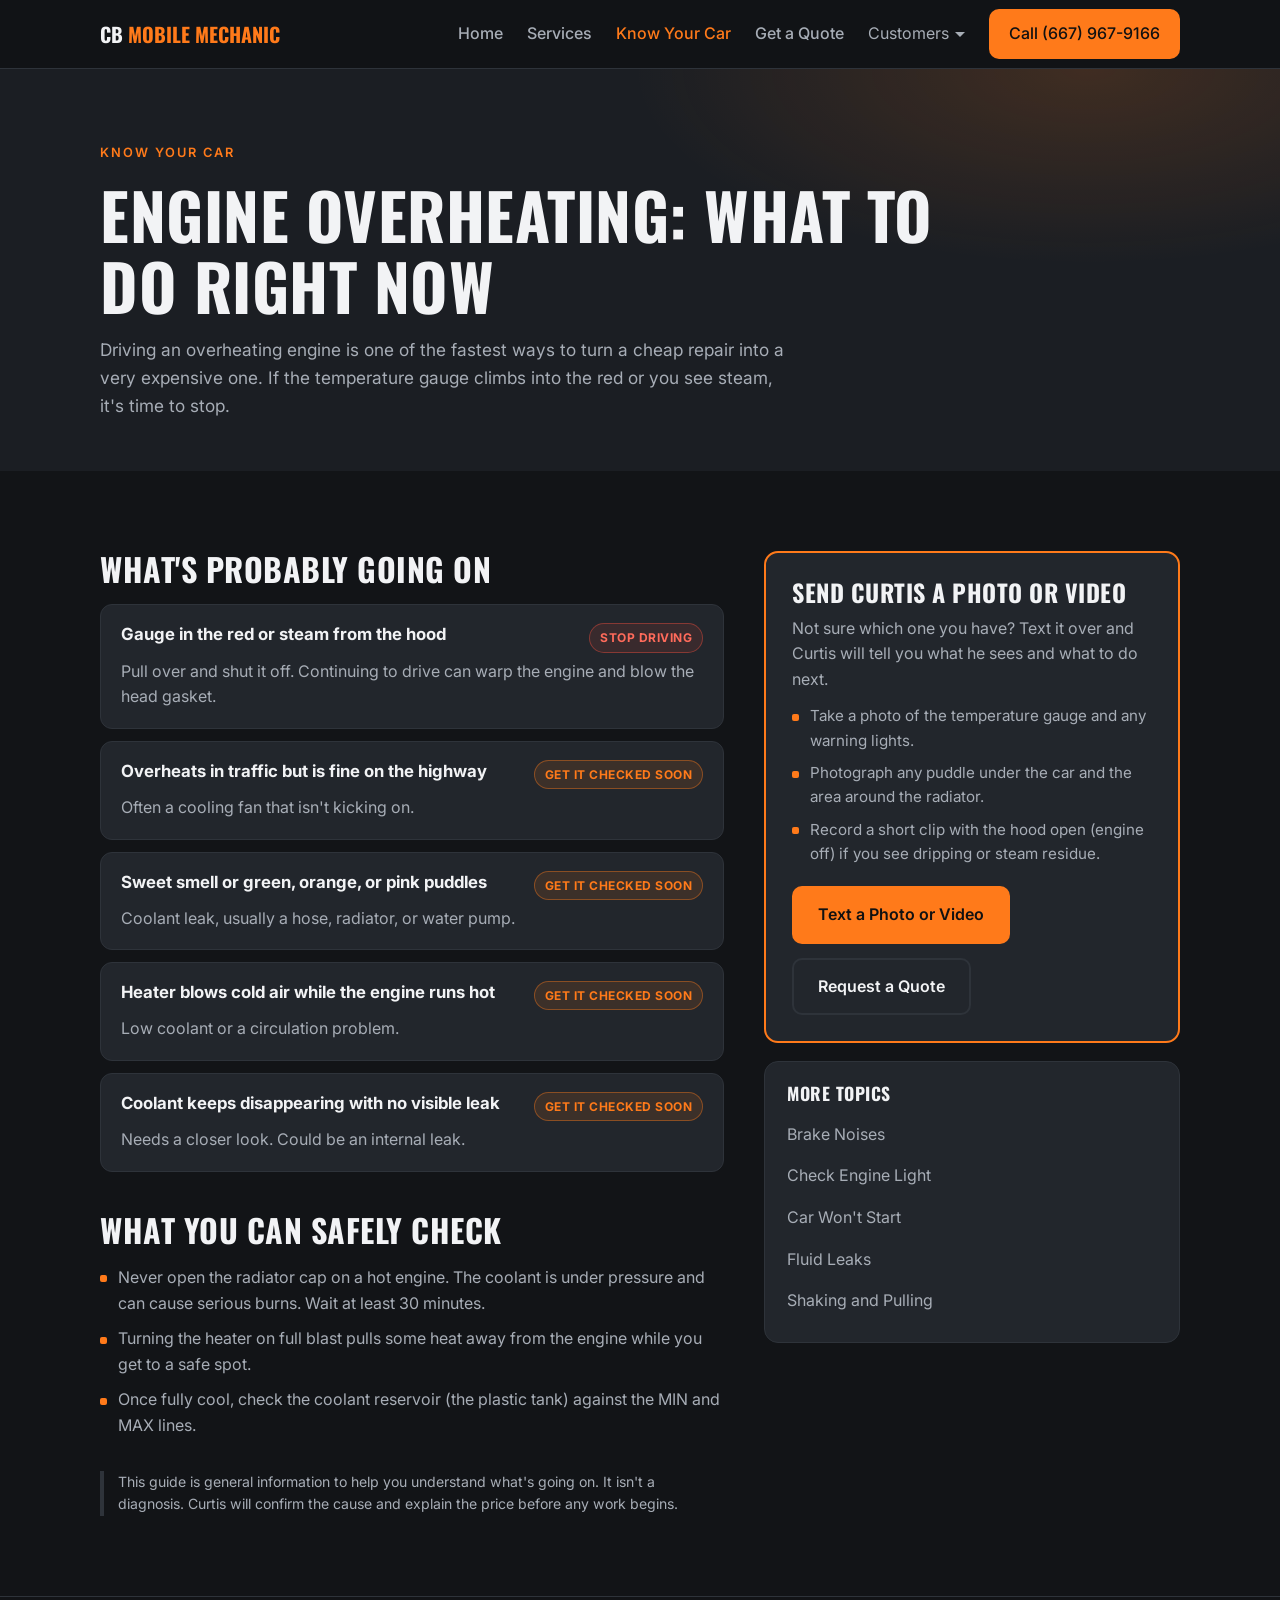
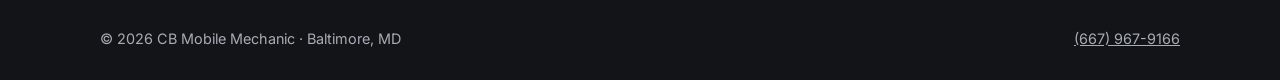
<file: learn-overheating.html>
<!doctype html>
<html lang="en">
<head>
<meta charset="utf-8">
<meta name="viewport" content="width=device-width, initial-scale=1">
<title>Engine Overheating: What to Do Right Now | CB Mobile Mechanic</title>
<meta name="description" content="What to do when your car overheats, common causes like coolant leaks and fans, and when to call a Baltimore mobile mechanic.">
<link rel="canonical" href="https://getanchoredstudios-pixel.github.io/charm-city-mobile-mechanic/learn-overheating.html">
<meta property="og:type" content="article">
<meta property="og:title" content="Engine Overheating: What to Do Right Now | CB Mobile Mechanic">
<meta property="og:description" content="What to do when your car overheats, common causes like coolant leaks and fans, and when to call a Baltimore mobile mechanic.">
<meta property="og:url" content="https://getanchoredstudios-pixel.github.io/charm-city-mobile-mechanic/learn-overheating.html">
<meta name="theme-color" content="#121417">
<link rel="icon" href="data:image/svg+xml,<svg xmlns=%22http://www.w3.org/2000/svg%22 viewBox=%220 0 64 64%22><rect width=%2264%22 height=%2264%22 rx=%2212%22 fill=%22%23121417%22/><text x=%2232%22 y=%2244%22 text-anchor=%22middle%22 font-size=%2240%22>🔧</text></svg>">
<link rel="preconnect" href="https://fonts.googleapis.com">
<link rel="preconnect" href="https://fonts.gstatic.com" crossorigin>
<link href="https://fonts.googleapis.com/css2?family=Oswald:wght@500;700&family=Inter:wght@400;500;600&display=swap" rel="stylesheet">
<link rel="stylesheet" href="styles.css">
<script type="application/ld+json">{"@context":"https://schema.org","@type":"AutoRepair","name":"CB Mobile Mechanic","url":"https://getanchoredstudios-pixel.github.io/charm-city-mobile-mechanic/","telephone":"+1-667-967-9166","email":"charmcitymechanic@gmail.com","areaServed":"Baltimore and surrounding areas","description":"Mobile auto repair for cars, SUVs, trucks, vans and tractors in Baltimore and surrounding areas.","paymentAccepted":"Cash, Zelle, Cash App"}</script>
<script type="application/ld+json">{"@context": "https://schema.org", "@type": "Article", "headline": "Engine Overheating: What to Do Right Now", "description": "What to do when your car overheats, common causes like coolant leaks and fans, and when to call a Baltimore mobile mechanic.", "author": {"@type": "Organization", "name": "CB Mobile Mechanic"}, "mainEntityOfPage": "https://getanchoredstudios-pixel.github.io/charm-city-mobile-mechanic/learn-overheating.html"}</script>
</head>
<body>
<a class="skip-link" href="#main-content">Skip to main content</a>
<header>
  <div class="wrap nav">
    <a href="index.html" class="logo">CB <span>Mobile Mechanic</span></a>
    <button class="burger" id="burger" aria-label="Open menu" aria-expanded="false">&#9776;</button>
    <nav class="nav-links" id="navLinks" aria-label="Main navigation">
      <a href="index.html">Home</a>
      <a href="services.html">Services</a>
      <a href="learn.html" aria-current="page">Know Your Car</a>
      <a href="quote.html">Get a Quote</a>
      <div class="dd"><button class="dd-toggle" aria-expanded="false">Customers</button><div class="dd-menu"><a href="authorization.html">Sign Authorization</a><a href="payment.html">Customer Payment</a></div></div>
      <a href="tel:+16679679166" class="btn btn-primary">Call (667) 967-9166</a>
    </nav>
  </div>
</header>
<main id="main-content">
<section class="page-hero"><div class="wrap"><span class="eyebrow"><a href="learn.html" class="crumb">Know Your Car</a></span><h1>Engine Overheating: What to Do Right Now</h1><p>Driving an overheating engine is one of the fastest ways to turn a cheap repair into a very expensive one. If the temperature gauge climbs into the red or you see steam, it&#x27;s time to stop.</p></div></section>
<section>
  <div class="wrap learn-layout">
    <article class="learn-article">
      <h2>What's probably going on</h2>
      <div class="symptoms"><div class="symptom"><div class="symptom-head"><h3>Gauge in the red or steam from the hood</h3><span class="urgency urg-stop">Stop driving</span></div><p>Pull over and shut it off. Continuing to drive can warp the engine and blow the head gasket.</p></div><div class="symptom"><div class="symptom-head"><h3>Overheats in traffic but is fine on the highway</h3><span class="urgency urg-soon">Get it checked soon</span></div><p>Often a cooling fan that isn&#x27;t kicking on.</p></div><div class="symptom"><div class="symptom-head"><h3>Sweet smell or green, orange, or pink puddles</h3><span class="urgency urg-soon">Get it checked soon</span></div><p>Coolant leak, usually a hose, radiator, or water pump.</p></div><div class="symptom"><div class="symptom-head"><h3>Heater blows cold air while the engine runs hot</h3><span class="urgency urg-soon">Get it checked soon</span></div><p>Low coolant or a circulation problem.</p></div><div class="symptom"><div class="symptom-head"><h3>Coolant keeps disappearing with no visible leak</h3><span class="urgency urg-soon">Get it checked soon</span></div><p>Needs a closer look. Could be an internal leak.</p></div></div>
      <h2>What you can safely check</h2>
      <ul><li>Never open the radiator cap on a hot engine. The coolant is under pressure and can cause serious burns. Wait at least 30 minutes.</li><li>Turning the heater on full blast pulls some heat away from the engine while you get to a safe spot.</li><li>Once fully cool, check the coolant reservoir (the plastic tank) against the MIN and MAX lines.</li></ul>
      <p class="disclaimer">This guide is general information to help you understand what's going on. It isn't a diagnosis. Curtis will confirm the cause and explain the price before any work begins.</p>
    </article>
    <div class="learn-side">
      <aside class="send-box">
  <h2>Send Curtis a photo or video</h2>
  <p>Not sure which one you have? Text it over and Curtis will tell you what he sees and what to do next.</p>
  <ul><li>Take a photo of the temperature gauge and any warning lights.</li><li>Photograph any puddle under the car and the area around the radiator.</li><li>Record a short clip with the hood open (engine off) if you see dripping or steam residue.</li></ul>
  <div class="hero-ctas"><a class="btn btn-primary" href="sms:+16679679166?&body=Hi%20Curtis%2C%20I%27m%20sending%20a%20photo/video%20of%20my%20car.%20Year/make/model%3A%20___%20ZIP%3A%20___">Text a Photo or Video</a><a class="btn btn-ghost" href="quote.html">Request a Quote</a></div>
</aside>
      <nav class="more-topics" aria-label="More topics"><h2>More topics</h2><a href="learn-brakes.html">Brake Noises</a><a href="learn-check-engine-light.html">Check Engine Light</a><a href="learn-wont-start.html">Car Won&#x27;t Start</a><a href="learn-fluid-leaks.html">Fluid Leaks</a><a href="learn-shaking.html">Shaking and Pulling</a></nav>
    </div>
  </div>
</section>
</main>
<footer><div class="wrap"><span>&copy; <span id="yr"></span> CB Mobile Mechanic &middot; Baltimore, MD</span><a href="tel:+16679679166">(667) 967-9166</a></div></footer>
<div class="callbar"><a href="tel:+16679679166">Call</a><a href="sms:+16679679166?&body=Hi%20Curtis%2C%20I%27m%20sending%20a%20photo/video%20of%20my%20car.%20Year/make/model%3A%20___%20ZIP%3A%20___">Text</a><a href="quote.html">Get a Quote</a></div>
<script src="site.js"></script>
</body>
</html>
</file>
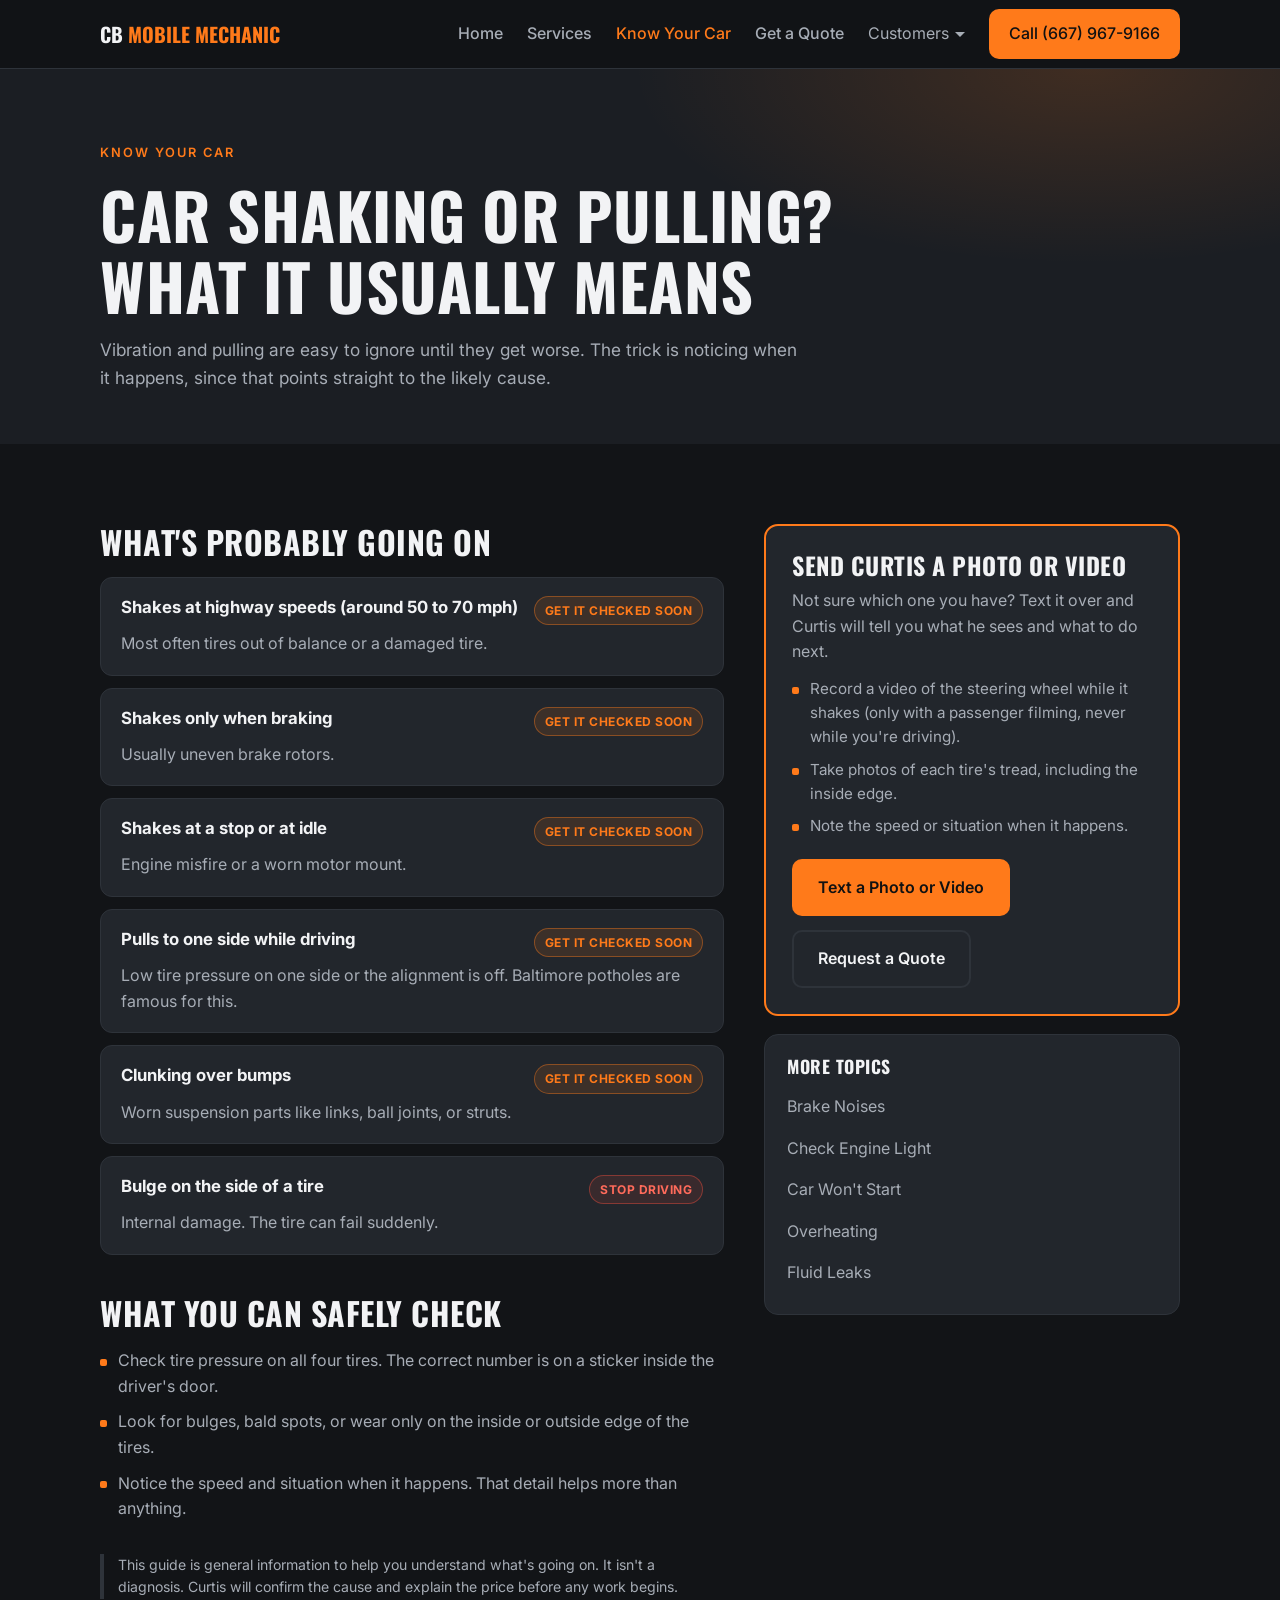
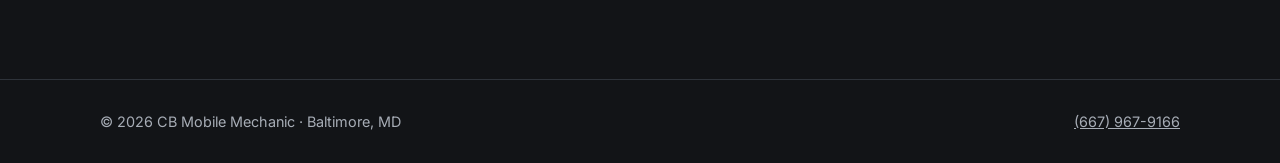
<file: learn-shaking.html>
<!doctype html>
<html lang="en">
<head>
<meta charset="utf-8">
<meta name="viewport" content="width=device-width, initial-scale=1">
<title>Car Shaking or Pulling? What It Usually Means | CB Mobile Mechanic</title>
<meta name="description" content="Why your car shakes at highway speed, when braking, or at idle, and why it pulls to one side. Baltimore mobile mechanic explains.">
<link rel="canonical" href="https://getanchoredstudios-pixel.github.io/charm-city-mobile-mechanic/learn-shaking.html">
<meta property="og:type" content="article">
<meta property="og:title" content="Car Shaking or Pulling? What It Usually Means | CB Mobile Mechanic">
<meta property="og:description" content="Why your car shakes at highway speed, when braking, or at idle, and why it pulls to one side. Baltimore mobile mechanic explains.">
<meta property="og:url" content="https://getanchoredstudios-pixel.github.io/charm-city-mobile-mechanic/learn-shaking.html">
<meta name="theme-color" content="#121417">
<link rel="icon" href="data:image/svg+xml,<svg xmlns=%22http://www.w3.org/2000/svg%22 viewBox=%220 0 64 64%22><rect width=%2264%22 height=%2264%22 rx=%2212%22 fill=%22%23121417%22/><text x=%2232%22 y=%2244%22 text-anchor=%22middle%22 font-size=%2240%22>🔧</text></svg>">
<link rel="preconnect" href="https://fonts.googleapis.com">
<link rel="preconnect" href="https://fonts.gstatic.com" crossorigin>
<link href="https://fonts.googleapis.com/css2?family=Oswald:wght@500;700&family=Inter:wght@400;500;600&display=swap" rel="stylesheet">
<link rel="stylesheet" href="styles.css">
<script type="application/ld+json">{"@context":"https://schema.org","@type":"AutoRepair","name":"CB Mobile Mechanic","url":"https://getanchoredstudios-pixel.github.io/charm-city-mobile-mechanic/","telephone":"+1-667-967-9166","email":"charmcitymechanic@gmail.com","areaServed":"Baltimore and surrounding areas","description":"Mobile auto repair for cars, SUVs, trucks, vans and tractors in Baltimore and surrounding areas.","paymentAccepted":"Cash, Zelle, Cash App"}</script>
<script type="application/ld+json">{"@context": "https://schema.org", "@type": "Article", "headline": "Car Shaking or Pulling? What It Usually Means", "description": "Why your car shakes at highway speed, when braking, or at idle, and why it pulls to one side. Baltimore mobile mechanic explains.", "author": {"@type": "Organization", "name": "CB Mobile Mechanic"}, "mainEntityOfPage": "https://getanchoredstudios-pixel.github.io/charm-city-mobile-mechanic/learn-shaking.html"}</script>
</head>
<body>
<a class="skip-link" href="#main-content">Skip to main content</a>
<header>
  <div class="wrap nav">
    <a href="index.html" class="logo">CB <span>Mobile Mechanic</span></a>
    <button class="burger" id="burger" aria-label="Open menu" aria-expanded="false">&#9776;</button>
    <nav class="nav-links" id="navLinks" aria-label="Main navigation">
      <a href="index.html">Home</a>
      <a href="services.html">Services</a>
      <a href="learn.html" aria-current="page">Know Your Car</a>
      <a href="quote.html">Get a Quote</a>
      <div class="dd"><button class="dd-toggle" aria-expanded="false">Customers</button><div class="dd-menu"><a href="authorization.html">Sign Authorization</a><a href="payment.html">Customer Payment</a></div></div>
      <a href="tel:+16679679166" class="btn btn-primary">Call (667) 967-9166</a>
    </nav>
  </div>
</header>
<main id="main-content">
<section class="page-hero"><div class="wrap"><span class="eyebrow"><a href="learn.html" class="crumb">Know Your Car</a></span><h1>Car Shaking or Pulling? What It Usually Means</h1><p>Vibration and pulling are easy to ignore until they get worse. The trick is noticing when it happens, since that points straight to the likely cause.</p></div></section>
<section>
  <div class="wrap learn-layout">
    <article class="learn-article">
      <h2>What's probably going on</h2>
      <div class="symptoms"><div class="symptom"><div class="symptom-head"><h3>Shakes at highway speeds (around 50 to 70 mph)</h3><span class="urgency urg-soon">Get it checked soon</span></div><p>Most often tires out of balance or a damaged tire.</p></div><div class="symptom"><div class="symptom-head"><h3>Shakes only when braking</h3><span class="urgency urg-soon">Get it checked soon</span></div><p>Usually uneven brake rotors.</p></div><div class="symptom"><div class="symptom-head"><h3>Shakes at a stop or at idle</h3><span class="urgency urg-soon">Get it checked soon</span></div><p>Engine misfire or a worn motor mount.</p></div><div class="symptom"><div class="symptom-head"><h3>Pulls to one side while driving</h3><span class="urgency urg-soon">Get it checked soon</span></div><p>Low tire pressure on one side or the alignment is off. Baltimore potholes are famous for this.</p></div><div class="symptom"><div class="symptom-head"><h3>Clunking over bumps</h3><span class="urgency urg-soon">Get it checked soon</span></div><p>Worn suspension parts like links, ball joints, or struts.</p></div><div class="symptom"><div class="symptom-head"><h3>Bulge on the side of a tire</h3><span class="urgency urg-stop">Stop driving</span></div><p>Internal damage. The tire can fail suddenly.</p></div></div>
      <h2>What you can safely check</h2>
      <ul><li>Check tire pressure on all four tires. The correct number is on a sticker inside the driver&#x27;s door.</li><li>Look for bulges, bald spots, or wear only on the inside or outside edge of the tires.</li><li>Notice the speed and situation when it happens. That detail helps more than anything.</li></ul>
      <p class="disclaimer">This guide is general information to help you understand what's going on. It isn't a diagnosis. Curtis will confirm the cause and explain the price before any work begins.</p>
    </article>
    <div class="learn-side">
      <aside class="send-box">
  <h2>Send Curtis a photo or video</h2>
  <p>Not sure which one you have? Text it over and Curtis will tell you what he sees and what to do next.</p>
  <ul><li>Record a video of the steering wheel while it shakes (only with a passenger filming, never while you&#x27;re driving).</li><li>Take photos of each tire&#x27;s tread, including the inside edge.</li><li>Note the speed or situation when it happens.</li></ul>
  <div class="hero-ctas"><a class="btn btn-primary" href="sms:+16679679166?&body=Hi%20Curtis%2C%20I%27m%20sending%20a%20photo/video%20of%20my%20car.%20Year/make/model%3A%20___%20ZIP%3A%20___">Text a Photo or Video</a><a class="btn btn-ghost" href="quote.html">Request a Quote</a></div>
</aside>
      <nav class="more-topics" aria-label="More topics"><h2>More topics</h2><a href="learn-brakes.html">Brake Noises</a><a href="learn-check-engine-light.html">Check Engine Light</a><a href="learn-wont-start.html">Car Won&#x27;t Start</a><a href="learn-overheating.html">Overheating</a><a href="learn-fluid-leaks.html">Fluid Leaks</a></nav>
    </div>
  </div>
</section>
</main>
<footer><div class="wrap"><span>&copy; <span id="yr"></span> CB Mobile Mechanic &middot; Baltimore, MD</span><a href="tel:+16679679166">(667) 967-9166</a></div></footer>
<div class="callbar"><a href="tel:+16679679166">Call</a><a href="sms:+16679679166?&body=Hi%20Curtis%2C%20I%27m%20sending%20a%20photo/video%20of%20my%20car.%20Year/make/model%3A%20___%20ZIP%3A%20___">Text</a><a href="quote.html">Get a Quote</a></div>
<script src="site.js"></script>
</body>
</html>
</file>
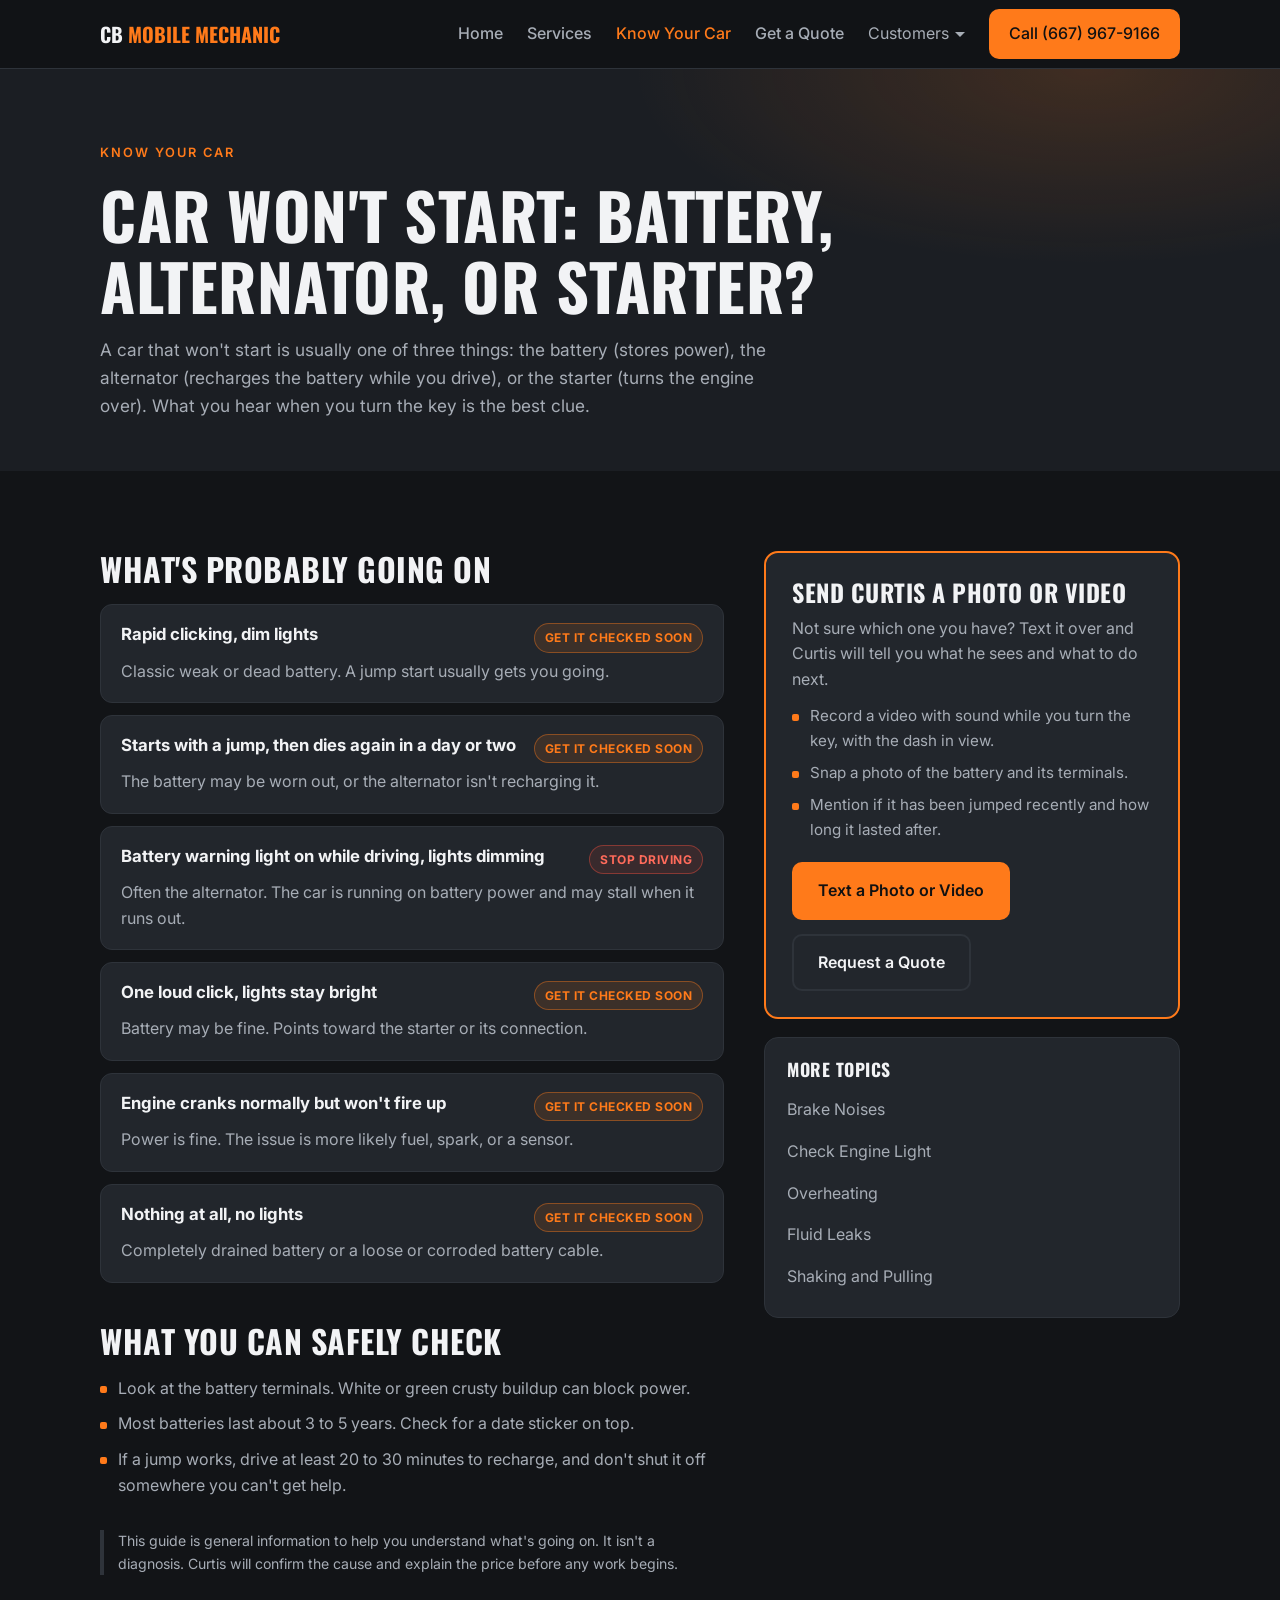
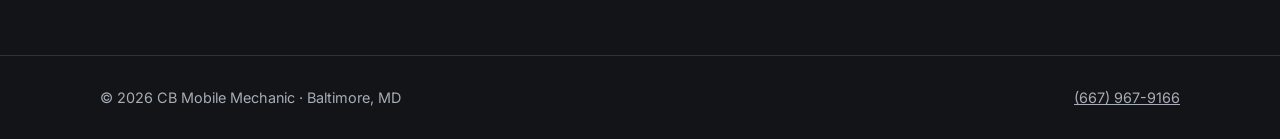
<file: learn-wont-start.html>
<!doctype html>
<html lang="en">
<head>
<meta charset="utf-8">
<meta name="viewport" content="width=device-width, initial-scale=1">
<title>Car Won&#x27;t Start: Battery, Alternator, or Starter? | CB Mobile Mechanic</title>
<meta name="description" content="Figure out if your car won&#x27;t start because of the battery, alternator, or starter. Baltimore mobile mechanic explains the signs.">
<link rel="canonical" href="https://getanchoredstudios-pixel.github.io/charm-city-mobile-mechanic/learn-wont-start.html">
<meta property="og:type" content="article">
<meta property="og:title" content="Car Won&#x27;t Start: Battery, Alternator, or Starter? | CB Mobile Mechanic">
<meta property="og:description" content="Figure out if your car won&#x27;t start because of the battery, alternator, or starter. Baltimore mobile mechanic explains the signs.">
<meta property="og:url" content="https://getanchoredstudios-pixel.github.io/charm-city-mobile-mechanic/learn-wont-start.html">
<meta name="theme-color" content="#121417">
<link rel="icon" href="data:image/svg+xml,<svg xmlns=%22http://www.w3.org/2000/svg%22 viewBox=%220 0 64 64%22><rect width=%2264%22 height=%2264%22 rx=%2212%22 fill=%22%23121417%22/><text x=%2232%22 y=%2244%22 text-anchor=%22middle%22 font-size=%2240%22>🔧</text></svg>">
<link rel="preconnect" href="https://fonts.googleapis.com">
<link rel="preconnect" href="https://fonts.gstatic.com" crossorigin>
<link href="https://fonts.googleapis.com/css2?family=Oswald:wght@500;700&family=Inter:wght@400;500;600&display=swap" rel="stylesheet">
<link rel="stylesheet" href="styles.css">
<script type="application/ld+json">{"@context":"https://schema.org","@type":"AutoRepair","name":"CB Mobile Mechanic","url":"https://getanchoredstudios-pixel.github.io/charm-city-mobile-mechanic/","telephone":"+1-667-967-9166","email":"charmcitymechanic@gmail.com","areaServed":"Baltimore and surrounding areas","description":"Mobile auto repair for cars, SUVs, trucks, vans and tractors in Baltimore and surrounding areas.","paymentAccepted":"Cash, Zelle, Cash App"}</script>
<script type="application/ld+json">{"@context": "https://schema.org", "@type": "Article", "headline": "Car Won't Start: Battery, Alternator, or Starter?", "description": "Figure out if your car won't start because of the battery, alternator, or starter. Baltimore mobile mechanic explains the signs.", "author": {"@type": "Organization", "name": "CB Mobile Mechanic"}, "mainEntityOfPage": "https://getanchoredstudios-pixel.github.io/charm-city-mobile-mechanic/learn-wont-start.html"}</script>
</head>
<body>
<a class="skip-link" href="#main-content">Skip to main content</a>
<header>
  <div class="wrap nav">
    <a href="index.html" class="logo">CB <span>Mobile Mechanic</span></a>
    <button class="burger" id="burger" aria-label="Open menu" aria-expanded="false">&#9776;</button>
    <nav class="nav-links" id="navLinks" aria-label="Main navigation">
      <a href="index.html">Home</a>
      <a href="services.html">Services</a>
      <a href="learn.html" aria-current="page">Know Your Car</a>
      <a href="quote.html">Get a Quote</a>
      <div class="dd"><button class="dd-toggle" aria-expanded="false">Customers</button><div class="dd-menu"><a href="authorization.html">Sign Authorization</a><a href="payment.html">Customer Payment</a></div></div>
      <a href="tel:+16679679166" class="btn btn-primary">Call (667) 967-9166</a>
    </nav>
  </div>
</header>
<main id="main-content">
<section class="page-hero"><div class="wrap"><span class="eyebrow"><a href="learn.html" class="crumb">Know Your Car</a></span><h1>Car Won&#x27;t Start: Battery, Alternator, or Starter?</h1><p>A car that won&#x27;t start is usually one of three things: the battery (stores power), the alternator (recharges the battery while you drive), or the starter (turns the engine over). What you hear when you turn the key is the best clue.</p></div></section>
<section>
  <div class="wrap learn-layout">
    <article class="learn-article">
      <h2>What's probably going on</h2>
      <div class="symptoms"><div class="symptom"><div class="symptom-head"><h3>Rapid clicking, dim lights</h3><span class="urgency urg-soon">Get it checked soon</span></div><p>Classic weak or dead battery. A jump start usually gets you going.</p></div><div class="symptom"><div class="symptom-head"><h3>Starts with a jump, then dies again in a day or two</h3><span class="urgency urg-soon">Get it checked soon</span></div><p>The battery may be worn out, or the alternator isn&#x27;t recharging it.</p></div><div class="symptom"><div class="symptom-head"><h3>Battery warning light on while driving, lights dimming</h3><span class="urgency urg-stop">Stop driving</span></div><p>Often the alternator. The car is running on battery power and may stall when it runs out.</p></div><div class="symptom"><div class="symptom-head"><h3>One loud click, lights stay bright</h3><span class="urgency urg-soon">Get it checked soon</span></div><p>Battery may be fine. Points toward the starter or its connection.</p></div><div class="symptom"><div class="symptom-head"><h3>Engine cranks normally but won&#x27;t fire up</h3><span class="urgency urg-soon">Get it checked soon</span></div><p>Power is fine. The issue is more likely fuel, spark, or a sensor.</p></div><div class="symptom"><div class="symptom-head"><h3>Nothing at all, no lights</h3><span class="urgency urg-soon">Get it checked soon</span></div><p>Completely drained battery or a loose or corroded battery cable.</p></div></div>
      <h2>What you can safely check</h2>
      <ul><li>Look at the battery terminals. White or green crusty buildup can block power.</li><li>Most batteries last about 3 to 5 years. Check for a date sticker on top.</li><li>If a jump works, drive at least 20 to 30 minutes to recharge, and don&#x27;t shut it off somewhere you can&#x27;t get help.</li></ul>
      <p class="disclaimer">This guide is general information to help you understand what's going on. It isn't a diagnosis. Curtis will confirm the cause and explain the price before any work begins.</p>
    </article>
    <div class="learn-side">
      <aside class="send-box">
  <h2>Send Curtis a photo or video</h2>
  <p>Not sure which one you have? Text it over and Curtis will tell you what he sees and what to do next.</p>
  <ul><li>Record a video with sound while you turn the key, with the dash in view.</li><li>Snap a photo of the battery and its terminals.</li><li>Mention if it has been jumped recently and how long it lasted after.</li></ul>
  <div class="hero-ctas"><a class="btn btn-primary" href="sms:+16679679166?&body=Hi%20Curtis%2C%20I%27m%20sending%20a%20photo/video%20of%20my%20car.%20Year/make/model%3A%20___%20ZIP%3A%20___">Text a Photo or Video</a><a class="btn btn-ghost" href="quote.html">Request a Quote</a></div>
</aside>
      <nav class="more-topics" aria-label="More topics"><h2>More topics</h2><a href="learn-brakes.html">Brake Noises</a><a href="learn-check-engine-light.html">Check Engine Light</a><a href="learn-overheating.html">Overheating</a><a href="learn-fluid-leaks.html">Fluid Leaks</a><a href="learn-shaking.html">Shaking and Pulling</a></nav>
    </div>
  </div>
</section>
</main>
<footer><div class="wrap"><span>&copy; <span id="yr"></span> CB Mobile Mechanic &middot; Baltimore, MD</span><a href="tel:+16679679166">(667) 967-9166</a></div></footer>
<div class="callbar"><a href="tel:+16679679166">Call</a><a href="sms:+16679679166?&body=Hi%20Curtis%2C%20I%27m%20sending%20a%20photo/video%20of%20my%20car.%20Year/make/model%3A%20___%20ZIP%3A%20___">Text</a><a href="quote.html">Get a Quote</a></div>
<script src="site.js"></script>
</body>
</html>
</file>
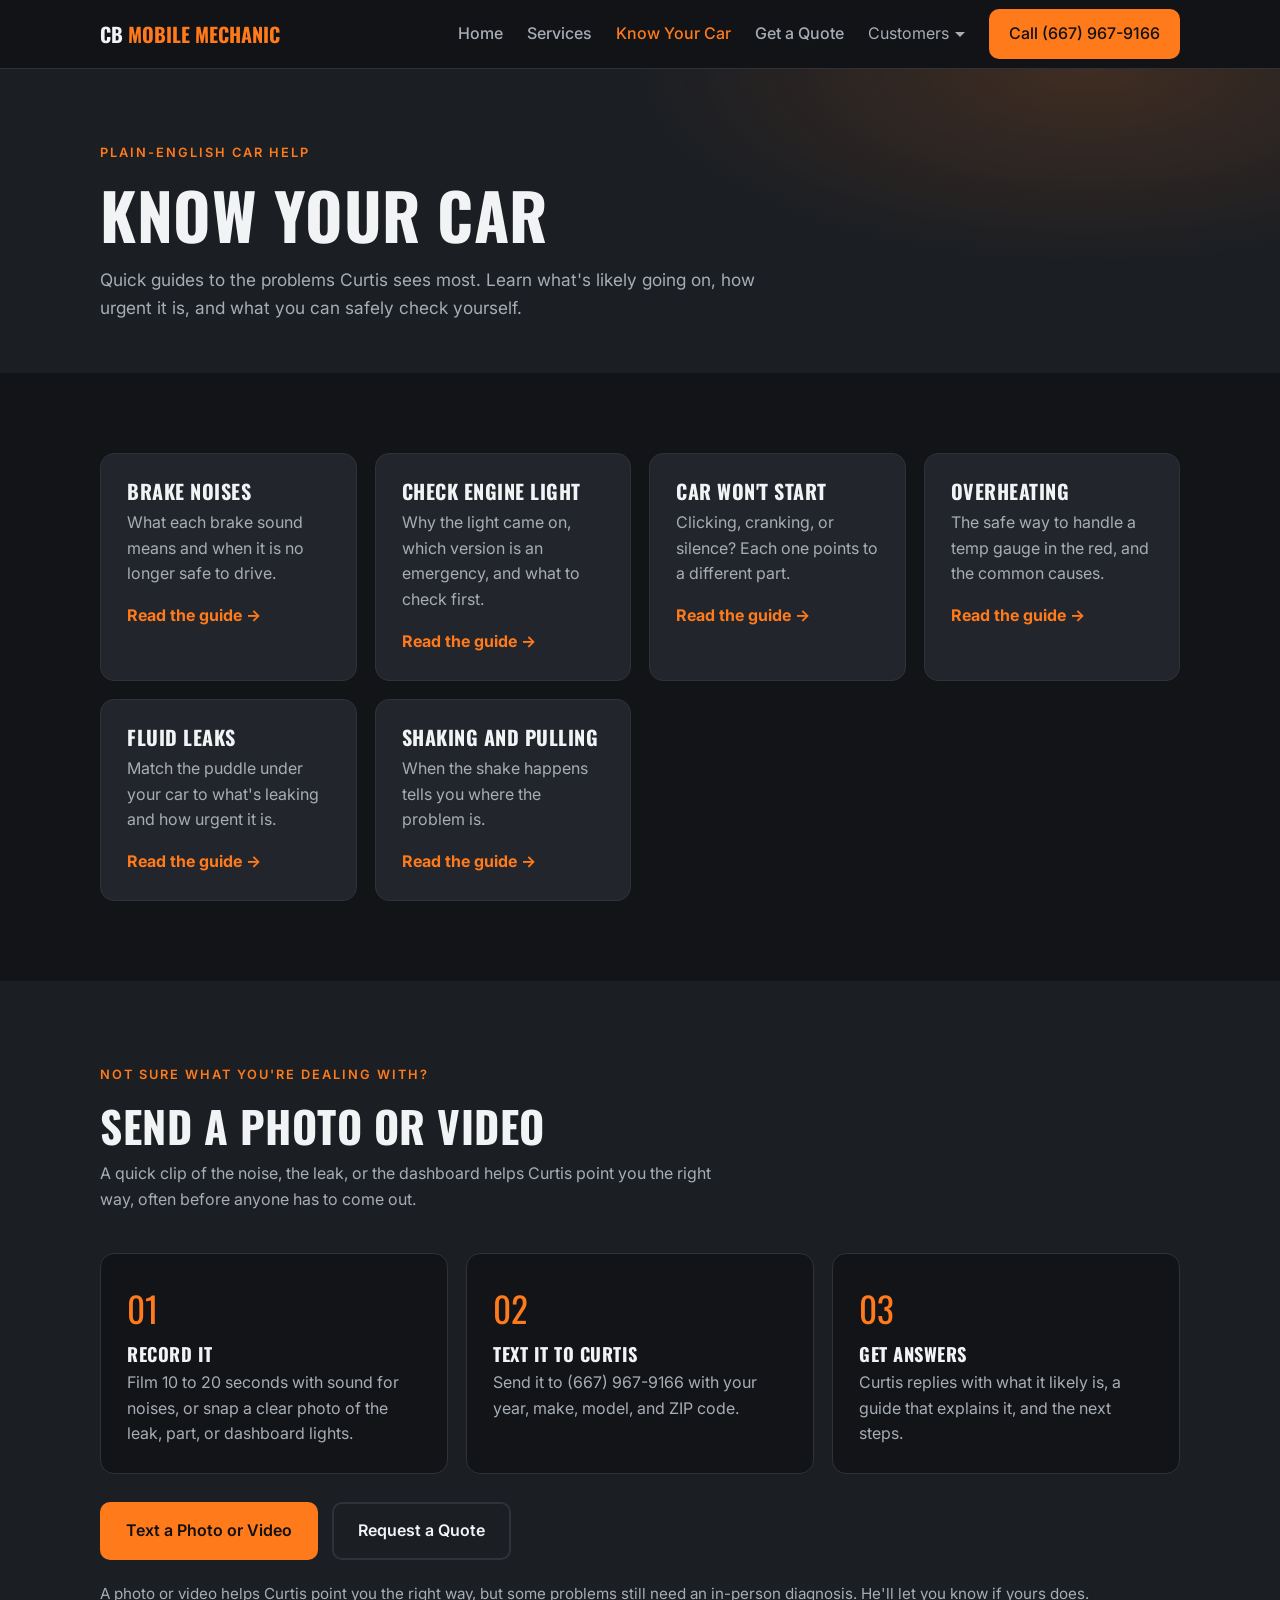
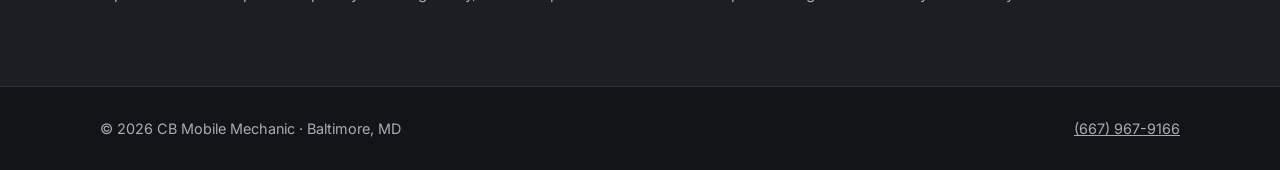
<file: learn.html>
<!doctype html>
<html lang="en">
<head>
<meta charset="utf-8">
<meta name="viewport" content="width=device-width, initial-scale=1">
<title>Know Your Car | CB Mobile Mechanic</title>
<meta name="description" content="Plain-English guides to common car problems from a Baltimore mobile mechanic: brakes, check engine light, batteries, overheating, leaks, and shaking.">
<link rel="canonical" href="https://getanchoredstudios-pixel.github.io/charm-city-mobile-mechanic/learn.html">
<meta property="og:type" content="article">
<meta property="og:title" content="Know Your Car | CB Mobile Mechanic">
<meta property="og:description" content="Plain-English guides to common car problems from a Baltimore mobile mechanic: brakes, check engine light, batteries, overheating, leaks, and shaking.">
<meta property="og:url" content="https://getanchoredstudios-pixel.github.io/charm-city-mobile-mechanic/learn.html">
<meta name="theme-color" content="#121417">
<link rel="icon" href="data:image/svg+xml,<svg xmlns=%22http://www.w3.org/2000/svg%22 viewBox=%220 0 64 64%22><rect width=%2264%22 height=%2264%22 rx=%2212%22 fill=%22%23121417%22/><text x=%2232%22 y=%2244%22 text-anchor=%22middle%22 font-size=%2240%22>🔧</text></svg>">
<link rel="preconnect" href="https://fonts.googleapis.com">
<link rel="preconnect" href="https://fonts.gstatic.com" crossorigin>
<link href="https://fonts.googleapis.com/css2?family=Oswald:wght@500;700&family=Inter:wght@400;500;600&display=swap" rel="stylesheet">
<link rel="stylesheet" href="styles.css">
<script type="application/ld+json">{"@context":"https://schema.org","@type":"AutoRepair","name":"CB Mobile Mechanic","url":"https://getanchoredstudios-pixel.github.io/charm-city-mobile-mechanic/","telephone":"+1-667-967-9166","email":"charmcitymechanic@gmail.com","areaServed":"Baltimore and surrounding areas","description":"Mobile auto repair for cars, SUVs, trucks, vans and tractors in Baltimore and surrounding areas.","paymentAccepted":"Cash, Zelle, Cash App"}</script>
</head>
<body>
<a class="skip-link" href="#main-content">Skip to main content</a>
<header>
  <div class="wrap nav">
    <a href="index.html" class="logo">CB <span>Mobile Mechanic</span></a>
    <button class="burger" id="burger" aria-label="Open menu" aria-expanded="false">&#9776;</button>
    <nav class="nav-links" id="navLinks" aria-label="Main navigation">
      <a href="index.html">Home</a>
      <a href="services.html">Services</a>
      <a href="learn.html" aria-current="page">Know Your Car</a>
      <a href="quote.html">Get a Quote</a>
      <div class="dd"><button class="dd-toggle" aria-expanded="false">Customers</button><div class="dd-menu"><a href="authorization.html">Sign Authorization</a><a href="payment.html">Customer Payment</a></div></div>
      <a href="tel:+16679679166" class="btn btn-primary">Call (667) 967-9166</a>
    </nav>
  </div>
</header>
<main id="main-content">
<section class="page-hero"><div class="wrap"><span class="eyebrow">Plain-English car help</span><h1>Know Your Car</h1><p>Quick guides to the problems Curtis sees most. Learn what's likely going on, how urgent it is, and what you can safely check yourself.</p></div></section>
<section>
  <div class="wrap">
    <div class="link-grid"><a class="link-card" href="learn-brakes.html"><h3>Brake Noises</h3><p>What each brake sound means and when it is no longer safe to drive.</p><span class="arrow">Read the guide →</span></a><a class="link-card" href="learn-check-engine-light.html"><h3>Check Engine Light</h3><p>Why the light came on, which version is an emergency, and what to check first.</p><span class="arrow">Read the guide →</span></a><a class="link-card" href="learn-wont-start.html"><h3>Car Won&#x27;t Start</h3><p>Clicking, cranking, or silence? Each one points to a different part.</p><span class="arrow">Read the guide →</span></a><a class="link-card" href="learn-overheating.html"><h3>Overheating</h3><p>The safe way to handle a temp gauge in the red, and the common causes.</p><span class="arrow">Read the guide →</span></a><a class="link-card" href="learn-fluid-leaks.html"><h3>Fluid Leaks</h3><p>Match the puddle under your car to what&#x27;s leaking and how urgent it is.</p><span class="arrow">Read the guide →</span></a><a class="link-card" href="learn-shaking.html"><h3>Shaking and Pulling</h3><p>When the shake happens tells you where the problem is.</p><span class="arrow">Read the guide →</span></a></div>
  </div>
</section>
<section class="alt" id="send">
  <div class="wrap">
    <div class="section-head"><span class="eyebrow">Not sure what you're dealing with?</span><h2>Send a Photo or Video</h2><p>A quick clip of the noise, the leak, or the dashboard helps Curtis point you the right way, often before anyone has to come out.</p></div>
    <div class="steps">
      <div class="step"><h3>Record it</h3><p>Film 10 to 20 seconds with sound for noises, or snap a clear photo of the leak, part, or dashboard lights.</p></div>
      <div class="step"><h3>Text it to Curtis</h3><p>Send it to (667) 967-9166 with your year, make, model, and ZIP code.</p></div>
      <div class="step"><h3>Get answers</h3><p>Curtis replies with what it likely is, a guide that explains it, and the next steps.</p></div>
    </div>
    <div class="hero-ctas" style="margin-top:28px"><a class="btn btn-primary" href="sms:+16679679166?&body=Hi%20Curtis%2C%20I%27m%20sending%20a%20photo/video%20of%20my%20car.%20Year/make/model%3A%20___%20ZIP%3A%20___">Text a Photo or Video</a><a class="btn btn-ghost" href="quote.html">Request a Quote</a></div>
    <p class="note">A photo or video helps Curtis point you the right way, but some problems still need an in-person diagnosis. He'll let you know if yours does.</p>
  </div>
</section>
</main>
<footer><div class="wrap"><span>&copy; <span id="yr"></span> CB Mobile Mechanic &middot; Baltimore, MD</span><a href="tel:+16679679166">(667) 967-9166</a></div></footer>
<div class="callbar"><a href="tel:+16679679166">Call</a><a href="sms:+16679679166?&body=Hi%20Curtis%2C%20I%27m%20sending%20a%20photo/video%20of%20my%20car.%20Year/make/model%3A%20___%20ZIP%3A%20___">Text</a><a href="quote.html">Get a Quote</a></div>
<script src="site.js"></script>
</body>
</html>
</file>
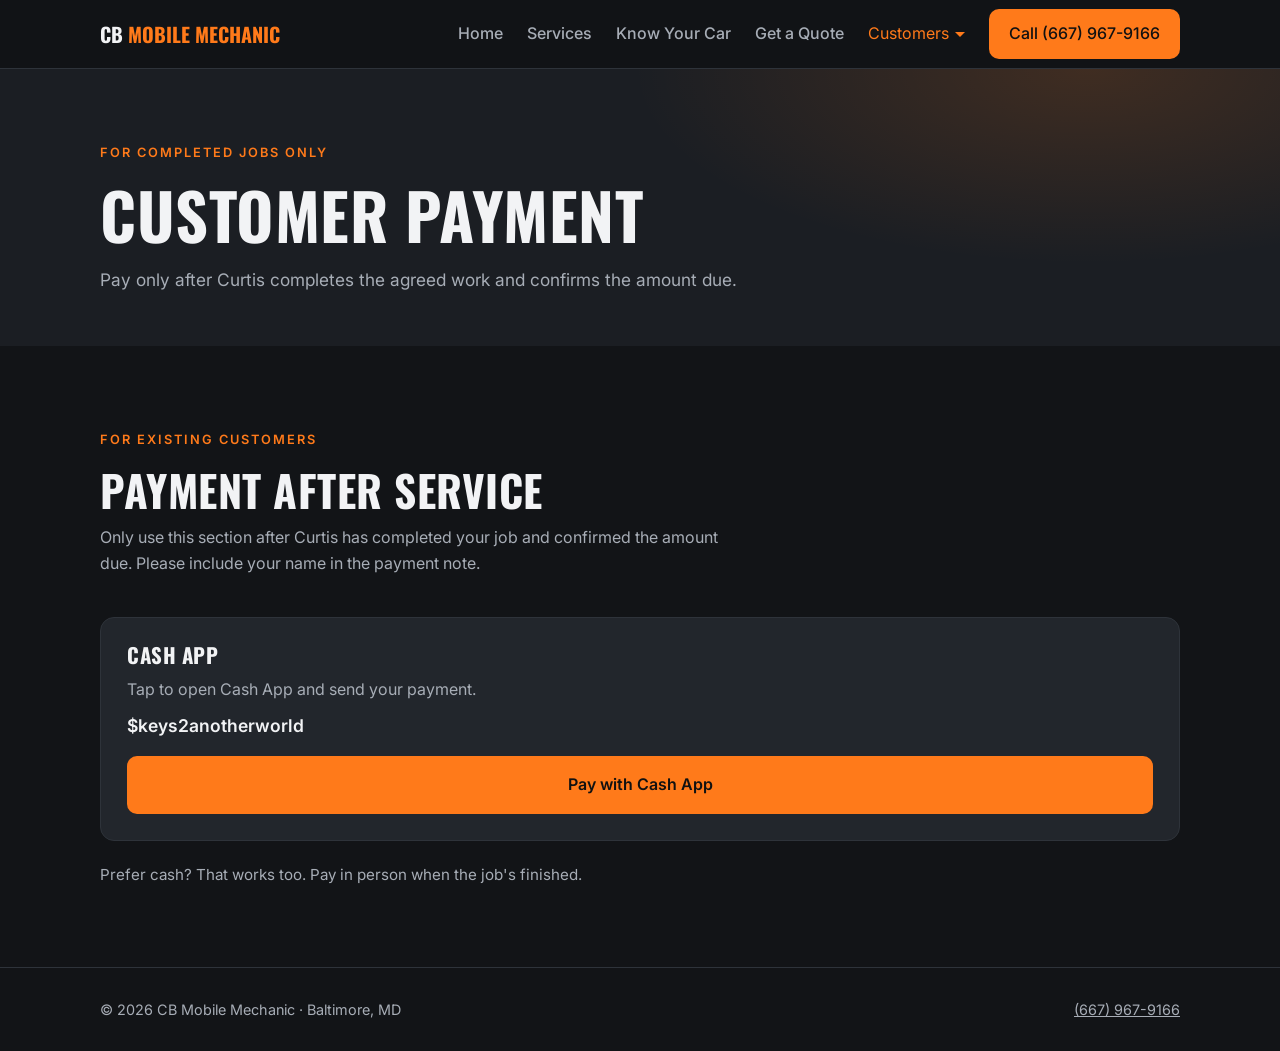
<file: payment.html>
<!doctype html>
<html lang="en">
<head>
<meta charset="utf-8">
<meta name="viewport" content="width=device-width, initial-scale=1">
<title>Customer Payment | CB Mobile Mechanic</title>
<meta name="description" content="Payment options for completed CB Mobile Mechanic jobs.">
<link rel="canonical" href="https://getanchoredstudios-pixel.github.io/charm-city-mobile-mechanic/payment.html">
<meta property="og:type" content="website">
<meta property="og:title" content="Customer Payment | CB Mobile Mechanic">
<meta property="og:description" content="Payment options for completed CB Mobile Mechanic jobs.">
<meta property="og:url" content="https://getanchoredstudios-pixel.github.io/charm-city-mobile-mechanic/payment.html">
<meta name="theme-color" content="#121417">
<link rel="icon" href="data:image/svg+xml,<svg xmlns=%22http://www.w3.org/2000/svg%22 viewBox=%220 0 64 64%22><rect width=%2264%22 height=%2264%22 rx=%2212%22 fill=%22%23121417%22/><text x=%2232%22 y=%2244%22 text-anchor=%22middle%22 font-size=%2240%22>🔧</text></svg>">
<link rel="preconnect" href="https://fonts.googleapis.com">
<link rel="preconnect" href="https://fonts.gstatic.com" crossorigin>
<link href="https://fonts.googleapis.com/css2?family=Oswald:wght@500;700&family=Inter:wght@400;500;600&display=swap" rel="stylesheet">
<link rel="stylesheet" href="styles.css">
<script type="application/ld+json">{"@context":"https://schema.org","@type":"AutoRepair","name":"CB Mobile Mechanic","url":"https://getanchoredstudios-pixel.github.io/charm-city-mobile-mechanic/","telephone":"+1-667-967-9166","email":"charmcitymechanic@gmail.com","areaServed":"Baltimore and surrounding areas","description":"Mobile auto repair for cars, SUVs, trucks, vans and tractors in Baltimore and surrounding areas.","paymentAccepted":"Cash, Zelle, Cash App"}</script>
</head>
<body>
<a class="skip-link" href="#main-content">Skip to main content</a>
<header>
  <div class="wrap nav">
    <a href="index.html" class="logo">CB <span>Mobile Mechanic</span></a>
    <button class="burger" id="burger" aria-label="Open menu" aria-expanded="false">&#9776;</button>
    <nav class="nav-links" id="navLinks" aria-label="Main navigation">
      <a href="index.html">Home</a>
      <a href="services.html">Services</a>
      <a href="learn.html">Know Your Car</a>
      <a href="quote.html">Get a Quote</a>
      <div class="dd"><button class="dd-toggle" aria-expanded="false" style="color:var(--accent)">Customers</button><div class="dd-menu"><a href="authorization.html">Sign Authorization</a><a href="payment.html" aria-current="page">Customer Payment</a></div></div>
      <a href="tel:+16679679166" class="btn btn-primary">Call (667) 967-9166</a>
    </nav>
  </div>
</header>
<main id="main-content">
<section class="page-hero"><div class="wrap"><span class="eyebrow">For completed jobs only</span><h1>Customer Payment</h1><p>Pay only after Curtis completes the agreed work and confirms the amount due.</p></div></section>
<section id="pay">
    <div class="wrap">
      <div class="section-head">
        <span class="eyebrow">For existing customers</span>
        <h2>Payment After Service</h2>
        <p>Only use this section after Curtis has completed your job and confirmed the amount due. Please include your name in the payment note.</p>
      </div>
      <div class="pay-grid">
        <div class="pay-card" id="payCashApp">
          <h3>Cash App</h3>
          <p>Tap to open Cash App and send your payment.</p>
          <div class="handle" data-pay="cashtag"></div>
          <a class="btn btn-primary" data-pay-link="cashapp" target="_blank" rel="noopener">Pay with Cash App</a>
        </div>
        <div class="pay-card" id="payZelle">
          <h3>Zelle</h3>
          <p>Open your bank's app, choose Zelle, and send to:</p>
          <div class="handle" data-pay="zelle"></div>
          <button class="btn copy" type="button" data-copy="zelle">Copy Zelle info</button>
        </div>
        <div class="pay-card" id="payCard">
          <h3>Debit / Credit Card</h3>
          <p>Secure card checkout. Enter the amount from your quote.</p>
          <div class="handle">Visa &middot; Mastercard &middot; Amex &middot; Discover</div>
          <a class="btn btn-primary" data-pay-link="card" target="_blank" rel="noopener">Pay with Card</a>
        </div>
      </div>
      <p class="note">Prefer cash? That works too. Pay in person when the job's finished.</p>
    </div>
  </section>
</main>
<footer><div class="wrap"><span>&copy; <span id="yr"></span> CB Mobile Mechanic &middot; Baltimore, MD</span><a href="tel:+16679679166">(667) 967-9166</a></div></footer>
<div class="callbar"><a href="tel:+16679679166">Call</a><a href="sms:+16679679166?&body=Hi%20Curtis%2C%20I%27m%20sending%20a%20photo/video%20of%20my%20car.%20Year/make/model%3A%20___%20ZIP%3A%20___">Text</a><a href="quote.html">Get a Quote</a></div>
<script src="site.js"></script>
</body>
</html>
</file>
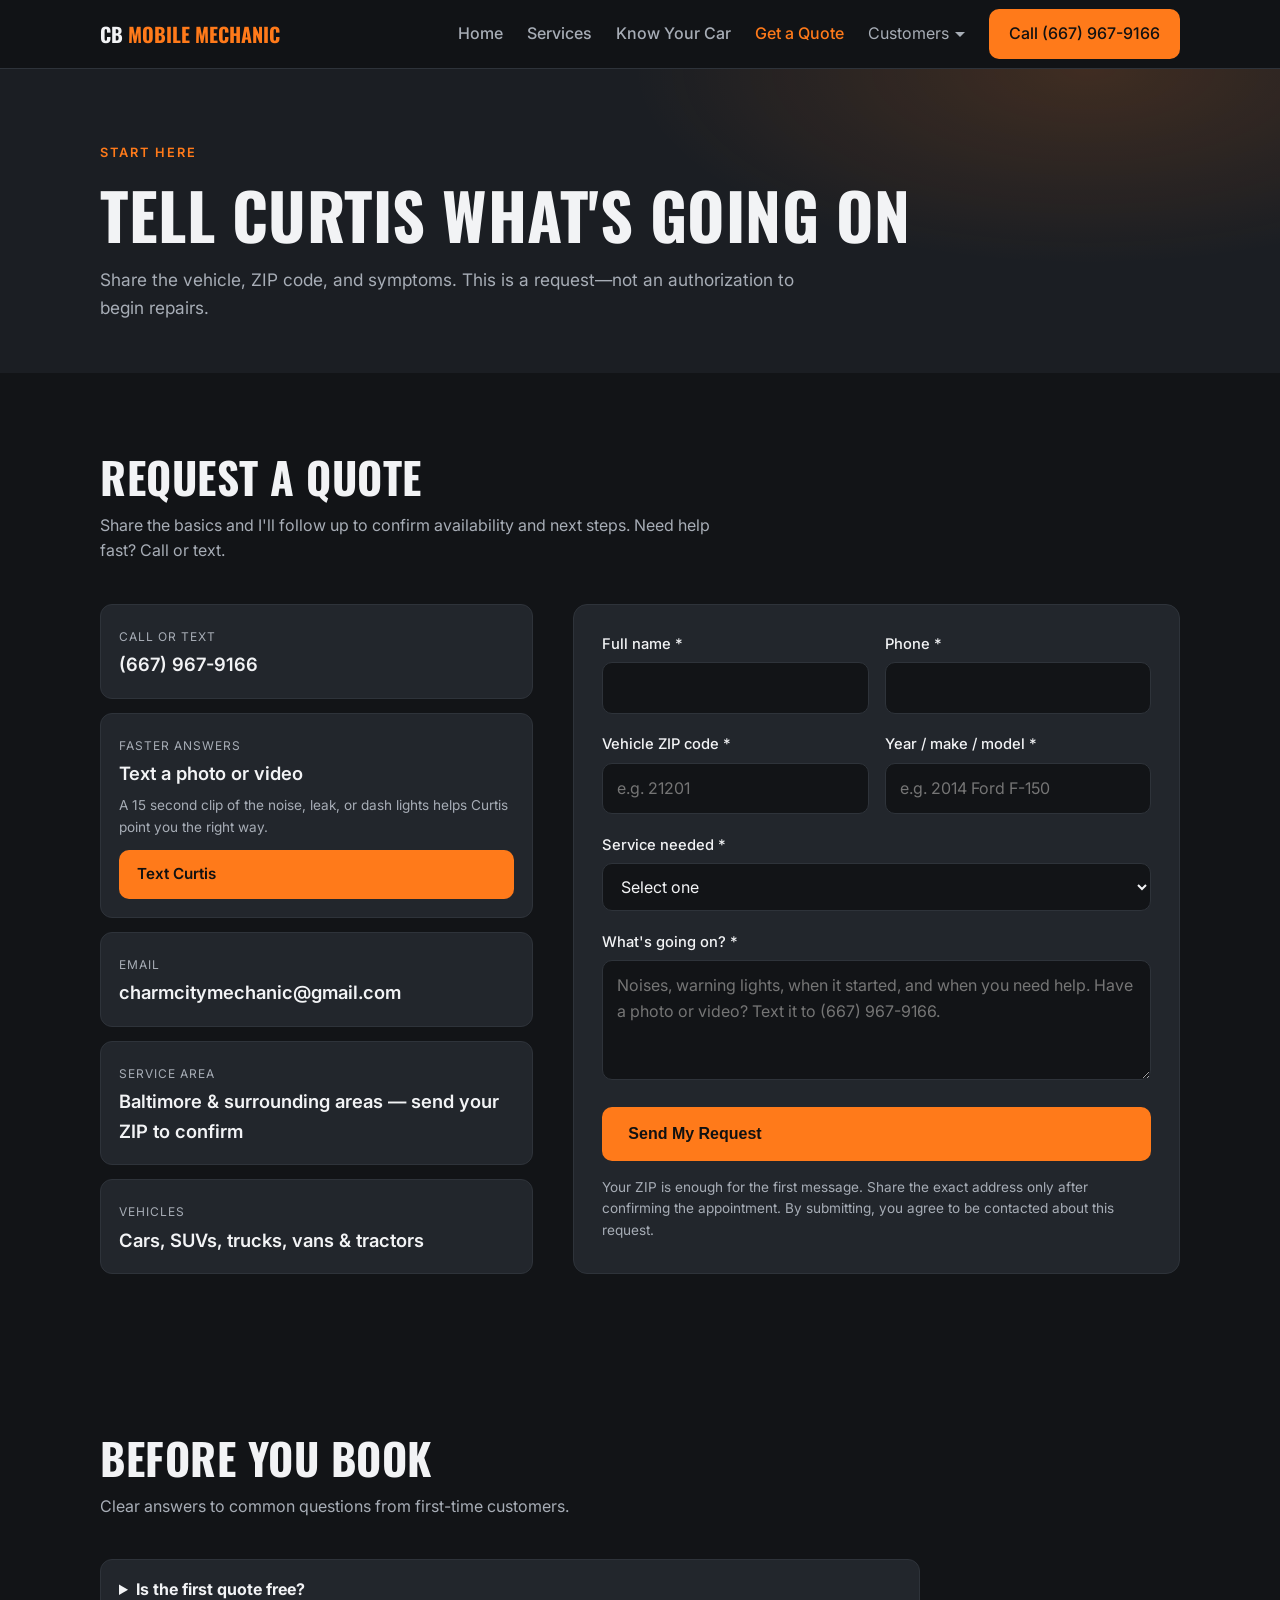
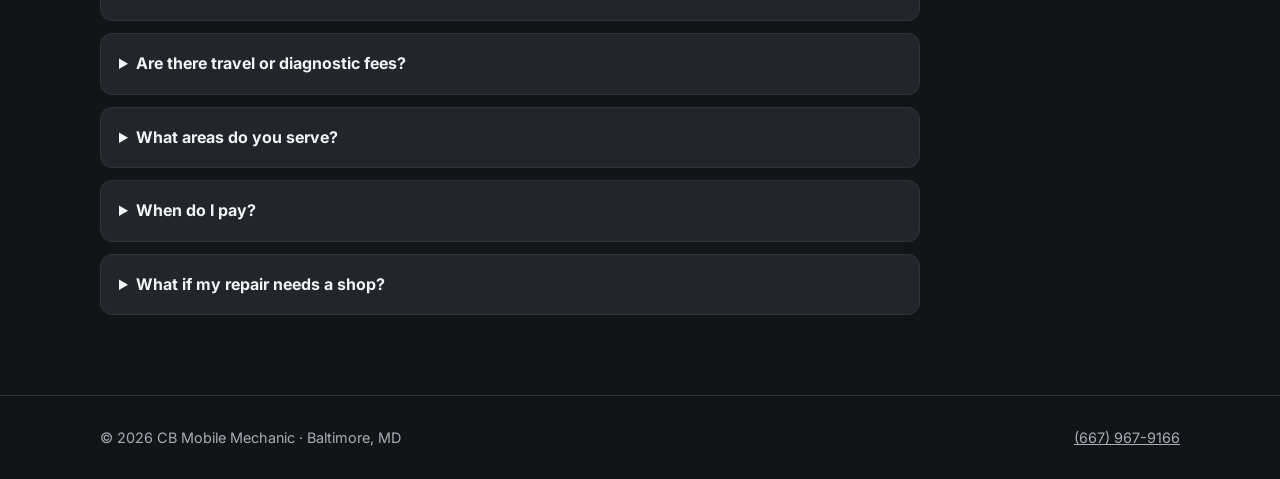
<file: quote.html>
<!doctype html>
<html lang="en">
<head>
<meta charset="utf-8">
<meta name="viewport" content="width=device-width, initial-scale=1">
<title>Request a Quote | CB Mobile Mechanic</title>
<meta name="description" content="Request a mobile mechanic quote from CB Mobile Mechanic in Baltimore.">
<link rel="canonical" href="https://getanchoredstudios-pixel.github.io/charm-city-mobile-mechanic/quote.html">
<meta property="og:type" content="website">
<meta property="og:title" content="Request a Quote | CB Mobile Mechanic">
<meta property="og:description" content="Request a mobile mechanic quote from CB Mobile Mechanic in Baltimore.">
<meta property="og:url" content="https://getanchoredstudios-pixel.github.io/charm-city-mobile-mechanic/quote.html">
<meta name="theme-color" content="#121417">
<link rel="icon" href="data:image/svg+xml,<svg xmlns=%22http://www.w3.org/2000/svg%22 viewBox=%220 0 64 64%22><rect width=%2264%22 height=%2264%22 rx=%2212%22 fill=%22%23121417%22/><text x=%2232%22 y=%2244%22 text-anchor=%22middle%22 font-size=%2240%22>🔧</text></svg>">
<link rel="preconnect" href="https://fonts.googleapis.com">
<link rel="preconnect" href="https://fonts.gstatic.com" crossorigin>
<link href="https://fonts.googleapis.com/css2?family=Oswald:wght@500;700&family=Inter:wght@400;500;600&display=swap" rel="stylesheet">
<link rel="stylesheet" href="styles.css">
<script type="application/ld+json">{"@context":"https://schema.org","@type":"AutoRepair","name":"CB Mobile Mechanic","url":"https://getanchoredstudios-pixel.github.io/charm-city-mobile-mechanic/","telephone":"+1-667-967-9166","email":"charmcitymechanic@gmail.com","areaServed":"Baltimore and surrounding areas","description":"Mobile auto repair for cars, SUVs, trucks, vans and tractors in Baltimore and surrounding areas.","paymentAccepted":"Cash, Zelle, Cash App"}</script>
</head>
<body>
<a class="skip-link" href="#main-content">Skip to main content</a>
<header>
  <div class="wrap nav">
    <a href="index.html" class="logo">CB <span>Mobile Mechanic</span></a>
    <button class="burger" id="burger" aria-label="Open menu" aria-expanded="false">&#9776;</button>
    <nav class="nav-links" id="navLinks" aria-label="Main navigation">
      <a href="index.html">Home</a>
      <a href="services.html">Services</a>
      <a href="learn.html">Know Your Car</a>
      <a href="quote.html" aria-current="page">Get a Quote</a>
      <div class="dd"><button class="dd-toggle" aria-expanded="false">Customers</button><div class="dd-menu"><a href="authorization.html">Sign Authorization</a><a href="payment.html">Customer Payment</a></div></div>
      <a href="tel:+16679679166" class="btn btn-primary">Call (667) 967-9166</a>
    </nav>
  </div>
</header>
<main id="main-content">
<section class="page-hero"><div class="wrap"><span class="eyebrow">Start here</span><h1>Tell Curtis What's Going On</h1><p>Share the vehicle, ZIP code, and symptoms. This is a request—not an authorization to begin repairs.</p></div></section>
<section id="quote">
    <div class="wrap">
      <div class="section-head">
        <h2>Request a Quote</h2>
        <p>Share the basics and I'll follow up to confirm availability and next steps. Need help fast? Call or text.</p>
      </div>
      <div class="quote">
        <div class="contact-box">
          <div class="contact-item"><small>Call or text</small><a href="tel:+16679679166">(667) 967-9166</a></div>
          <div class="contact-item send-mini"><small>Faster answers</small><div>Text a photo or video</div><p class="form-note" style="margin:6px 0 12px">A 15 second clip of the noise, leak, or dash lights helps Curtis point you the right way.</p><a class="btn btn-primary" style="font-size:.95rem;padding:10px 16px" href="sms:+16679679166?&body=Hi%20Curtis%2C%20I%27m%20sending%20a%20photo/video%20of%20my%20car.%20Year/make/model%3A%20___%20ZIP%3A%20___">Text Curtis</a></div>
          <div class="contact-item"><small>Email</small><a href="mailto:charmcitymechanic@gmail.com">charmcitymechanic@gmail.com</a></div>
          <div class="contact-item"><small>Service area</small><div>Baltimore &amp; surrounding areas — send your ZIP to confirm</div></div>
          <div class="contact-item"><small>Vehicles</small><div>Cars, SUVs, trucks, vans &amp; tractors</div></div>
        </div>

        <form id="quoteForm" action="https://formspree.io/f/mdekjyda" method="POST">
          <input type="hidden" name="_subject" value="New quote request: CB Mobile Mechanic">
          <input type="text" name="_gotcha" class="hp" tabindex="-1" autocomplete="off">

          <div class="row">
            <div><label for="name">Full name *</label><input id="name" name="name" autocomplete="name" required></div>
            <div><label for="phone">Phone *</label><input id="phone" name="phone" type="tel" autocomplete="tel" inputmode="tel" required></div>
          </div>
          <div class="row">
            <div><label for="location">Vehicle ZIP code *</label><input id="location" name="location" autocomplete="postal-code" inputmode="numeric" placeholder="e.g. 21201" required></div>
            <div><label for="vehicle">Year / make / model *</label><input id="vehicle" name="vehicle" autocomplete="off" placeholder="e.g. 2014 Ford F-150" required></div>
          </div>
          <div>
            <label for="service">Service needed *</label>
            <select id="service" name="service" required>
              <option value="">Select one</option>
              <option>Oil change / maintenance</option>
              <option>Brakes</option>
              <option>Engine / electrical</option>
              <option>Cooling / A/C</option>
              <option>Suspension / steering</option>
              <option>Lockout / spare tire</option>
              <option>Not sure, need a diagnosis</option>
              <option>Something else</option>
            </select>
          </div>
          <div><label for="details">What's going on? *</label><textarea id="details" name="details" placeholder="Noises, warning lights, when it started, and when you need help. Have a photo or video? Text it to (667) 967-9166." required></textarea></div>

          <button type="submit" class="btn btn-primary">Send My Request</button>
          <p class="form-note">Your ZIP is enough for the first message. Share the exact address only after confirming the appointment. By submitting, you agree to be contacted about this request.</p>
          <div id="formMsg" class="form-msg" role="status"></div>
        </form>
      </div>
    </div>
  </section>
<section id="faq">
    <div class="wrap">
      <div class="section-head"><h2>Before You Book</h2><p>Clear answers to common questions from first-time customers.</p></div>
      <div class="faq">
        <details><summary>Is the first quote free?</summary><p>Send the quote form or call to describe the problem. Curtis will explain what can be quoted from that information and whether an in-person diagnosis is needed before you commit to work.</p></details>
        <details><summary>Are there travel or diagnostic fees?</summary><p>Fees depend on the location and the type of diagnosis required. Any applicable charge will be explained before a visit is scheduled.</p></details>
        <details><summary>What areas do you serve?</summary><p>CB Mobile Mechanic serves Baltimore and surrounding areas. Send your ZIP code to confirm availability for your location.</p></details>
        <details><summary>When do I pay?</summary><p>Payment is due after the agreed work is complete. Do not send payment from this website before Curtis confirms the amount.</p></details>
        <details><summary>What if my repair needs a shop?</summary><p>Not every repair is a safe fit for mobile service. Curtis will review the problem and let you know whether it can be handled at your location.</p></details>
      </div>
    </div>
  </section>
</main>
<footer><div class="wrap"><span>&copy; <span id="yr"></span> CB Mobile Mechanic &middot; Baltimore, MD</span><a href="tel:+16679679166">(667) 967-9166</a></div></footer>
<div class="callbar"><a href="tel:+16679679166">Call</a><a href="sms:+16679679166?&body=Hi%20Curtis%2C%20I%27m%20sending%20a%20photo/video%20of%20my%20car.%20Year/make/model%3A%20___%20ZIP%3A%20___">Text</a><a href="quote.html">Get a Quote</a></div>
<script src="site.js"></script>
</body>
</html>
</file>
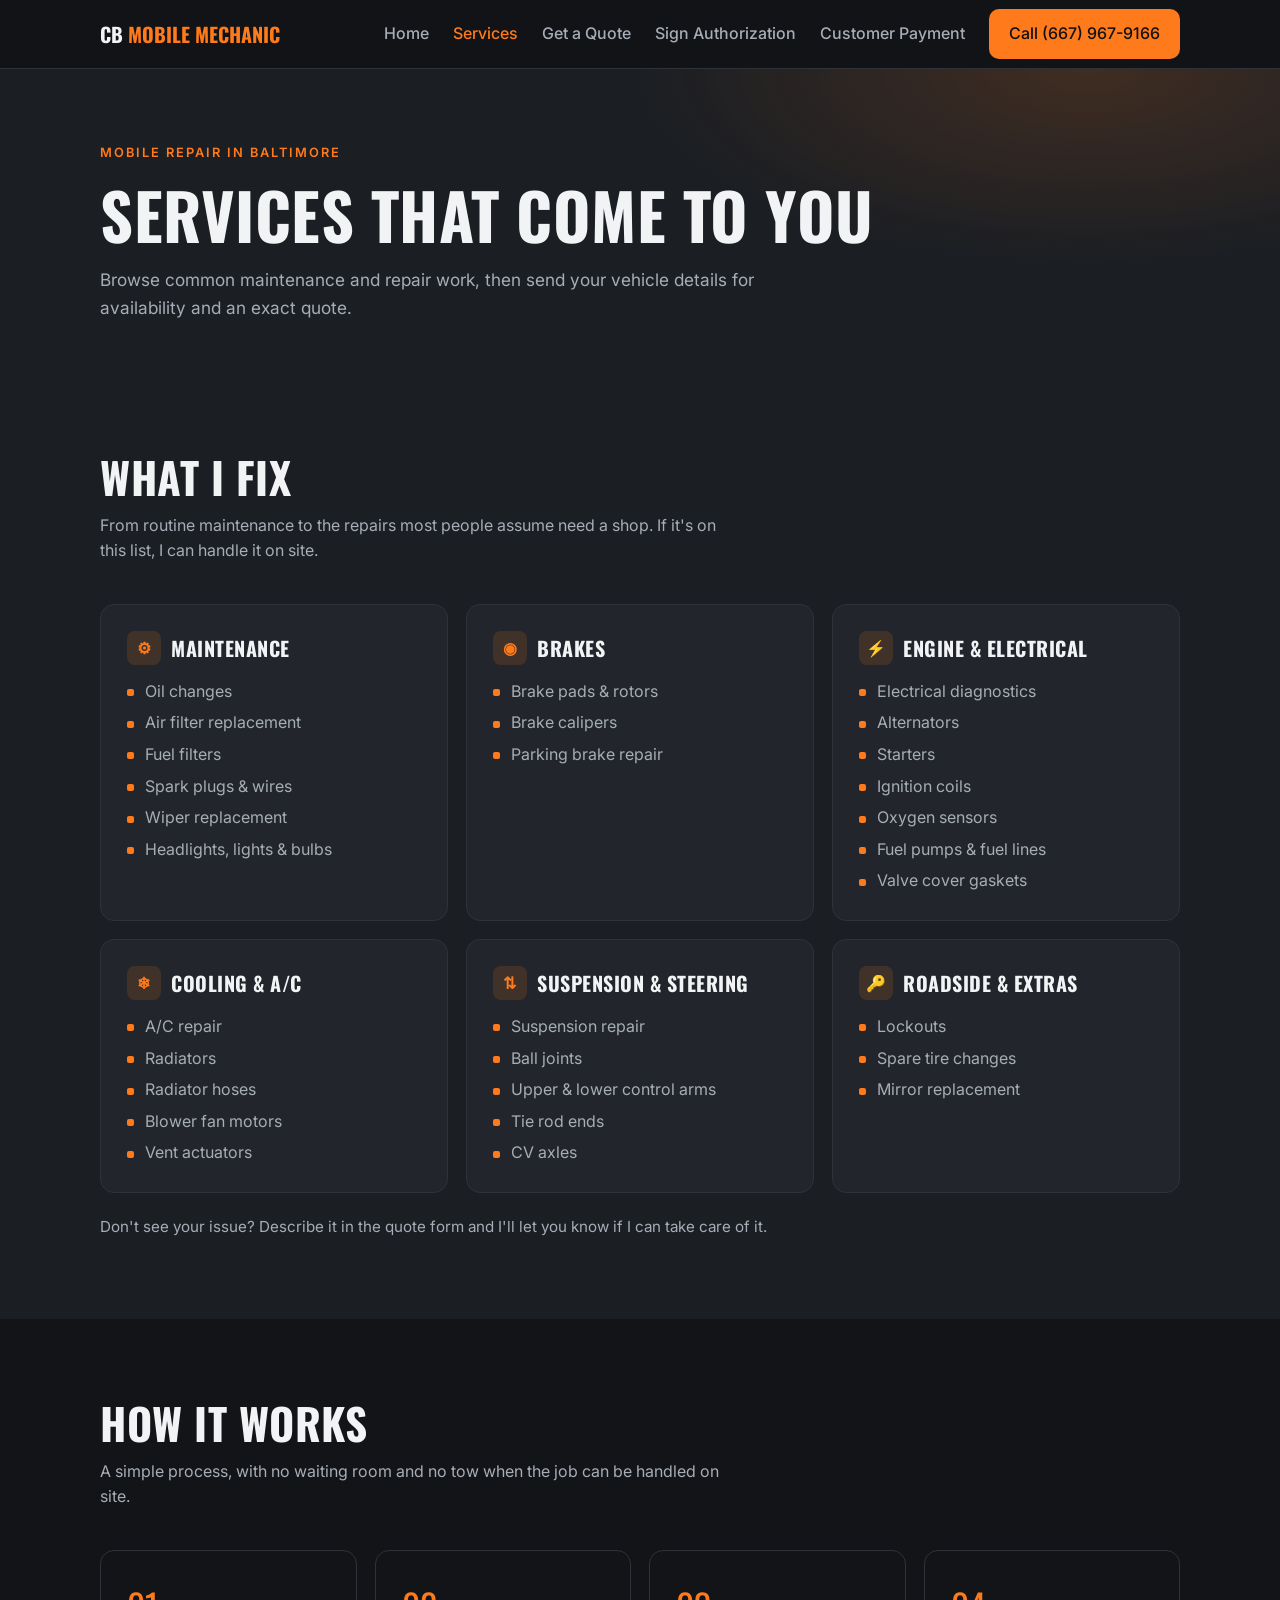
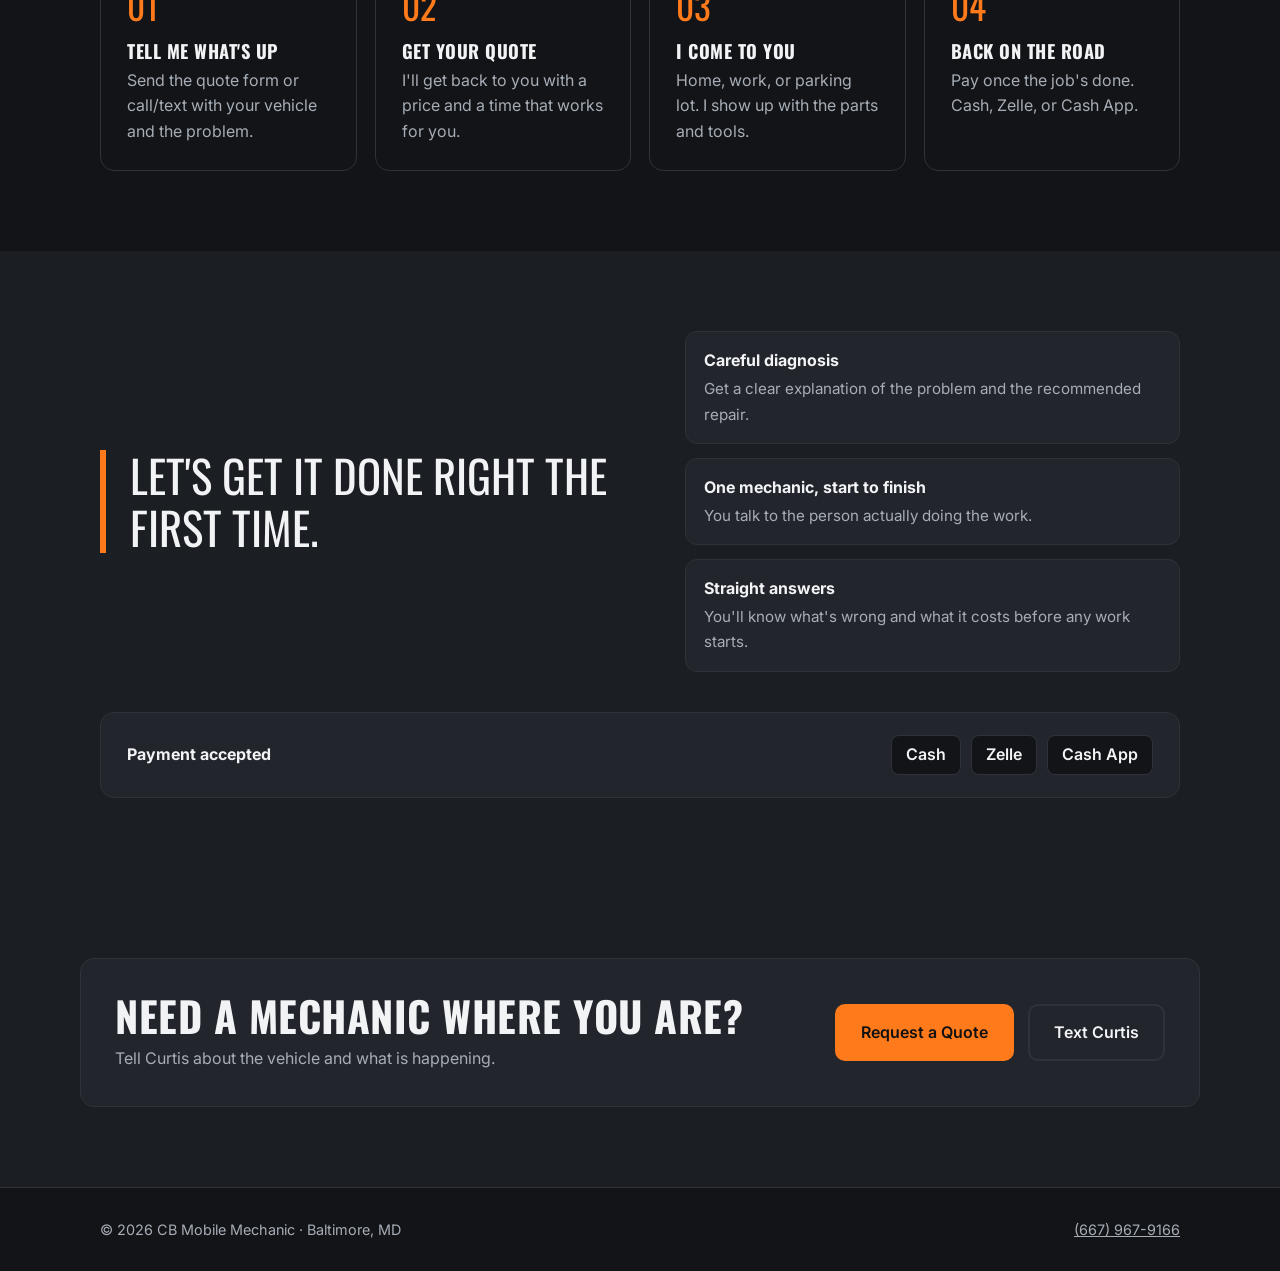
<file: services.html>
<!doctype html>
<html lang="en">
<head>
<meta charset="utf-8">
<meta name="viewport" content="width=device-width, initial-scale=1">
<title>Mobile Mechanic Services | CB Mobile Mechanic</title>
<meta name="description" content="Mobile auto repair services in Baltimore: maintenance, brakes, electrical, cooling, suspension, roadside assistance and more.">
<link rel="canonical" href="https://getanchoredstudios-pixel.github.io/charm-city-mobile-mechanic/services.html">
<meta property="og:type" content="website">
<meta property="og:title" content="Mobile Mechanic Services | CB Mobile Mechanic">
<meta property="og:description" content="Mobile auto repair services in Baltimore: maintenance, brakes, electrical, cooling, suspension, roadside assistance and more.">
<meta property="og:url" content="https://getanchoredstudios-pixel.github.io/charm-city-mobile-mechanic/services.html">
<meta name="theme-color" content="#121417">
<link rel="icon" href="data:image/svg+xml,<svg xmlns=%22http://www.w3.org/2000/svg%22 viewBox=%220 0 64 64%22><rect width=%2264%22 height=%2264%22 rx=%2212%22 fill=%22%23121417%22/><text x=%2232%22 y=%2244%22 text-anchor=%22middle%22 font-size=%2240%22>🔧</text></svg>">
<link rel="preconnect" href="https://fonts.googleapis.com">
<link rel="preconnect" href="https://fonts.gstatic.com" crossorigin>
<link href="https://fonts.googleapis.com/css2?family=Oswald:wght@500;700&family=Inter:wght@400;500;600&display=swap" rel="stylesheet">
<link rel="stylesheet" href="styles.css">
<script type="application/ld+json">{"@context":"https://schema.org","@type":"AutoRepair","name":"CB Mobile Mechanic","url":"https://getanchoredstudios-pixel.github.io/charm-city-mobile-mechanic/","telephone":"+1-667-967-9166","email":"charmcitymechanic@gmail.com","areaServed":"Baltimore and surrounding areas","description":"Mobile auto repair for cars, SUVs, trucks, vans and tractors in Baltimore and surrounding areas.","paymentAccepted":"Cash, Zelle, Cash App"}</script>
</head>
<body>
<a class="skip-link" href="#main-content">Skip to main content</a>
<header>
  <div class="wrap nav">
    <a href="index.html" class="logo">CB <span>Mobile Mechanic</span></a>
    <button class="burger" id="burger" aria-label="Open menu" aria-expanded="false">&#9776;</button>
    <nav class="nav-links" id="navLinks" aria-label="Main navigation">
      <a href="index.html">Home</a>
      <a href="services.html" aria-current="page">Services</a>
      <a href="quote.html">Get a Quote</a>
      <a href="authorization.html">Sign Authorization</a>
      <a href="payment.html">Customer Payment</a>
      <a href="tel:+16679679166" class="btn btn-primary">Call (667) 967-9166</a>
    </nav>
  </div>
</header>
<main id="main-content">
<section class="page-hero"><div class="wrap"><span class="eyebrow">Mobile repair in Baltimore</span><h1>Services That Come to You</h1><p>Browse common maintenance and repair work, then send your vehicle details for availability and an exact quote.</p></div></section>
<section id="services" class="alt">
    <div class="wrap">
      <div class="section-head">
        <h2>What I Fix</h2>
        <p>From routine maintenance to the repairs most people assume need a shop. If it's on this list, I can handle it on site.</p>
      </div>
      <div class="grid">
        <div class="card" id="svc-maintenance">
          <h3><span class="ic">&#9881;</span>Maintenance</h3>
          <ul>
            <li>Oil changes</li><li>Air filter replacement</li><li>Fuel filters</li><li>Spark plugs &amp; wires</li><li>Wiper replacement</li><li>Headlights, lights &amp; bulbs</li>
          </ul>
        </div>
        <div class="card" id="svc-brakes">
          <h3><span class="ic">&#9673;</span>Brakes</h3>
          <ul>
            <li>Brake pads &amp; rotors</li><li>Brake calipers</li><li>Parking brake repair</li>
          </ul>
        </div>
        <div class="card" id="svc-engine">
          <h3><span class="ic">&#9889;</span>Engine &amp; Electrical</h3>
          <ul>
            <li>Electrical diagnostics</li><li>Alternators</li><li>Starters</li><li>Ignition coils</li><li>Oxygen sensors</li><li>Fuel pumps &amp; fuel lines</li><li>Valve cover gaskets</li>
          </ul>
        </div>
        <div class="card" id="svc-cooling">
          <h3><span class="ic">&#10052;</span>Cooling &amp; A/C</h3>
          <ul>
            <li>A/C repair</li><li>Radiators</li><li>Radiator hoses</li><li>Blower fan motors</li><li>Vent actuators</li>
          </ul>
        </div>
        <div class="card" id="svc-suspension">
          <h3><span class="ic">&#8645;</span>Suspension &amp; Steering</h3>
          <ul>
            <li>Suspension repair</li><li>Ball joints</li><li>Upper &amp; lower control arms</li><li>Tie rod ends</li><li>CV axles</li>
          </ul>
        </div>
        <div class="card" id="svc-roadside">
          <h3><span class="ic">&#128273;</span>Roadside &amp; Extras</h3>
          <ul>
            <li>Lockouts</li><li>Spare tire changes</li><li>Mirror replacement</li>
          </ul>
        </div>
      </div>
      <p class="note">Don't see your issue? Describe it in the quote form and I'll let you know if I can take care of it.</p>
    </div>
  </section>
<section id="how">
    <div class="wrap">
      <div class="section-head">
        <h2>How It Works</h2>
        <p>A simple process, with no waiting room and no tow when the job can be handled on site.</p>
      </div>
      <div class="steps">
        <div class="step"><h3>Tell me what's up</h3><p>Send the quote form or call/text with your vehicle and the problem.</p></div>
        <div class="step"><h3>Get your quote</h3><p>I'll get back to you with a price and a time that works for you.</p></div>
        <div class="step"><h3>I come to you</h3><p>Home, work, or parking lot. I show up with the parts and tools.</p></div>
        <div class="step"><h3>Back on the road</h3><p>Pay once the job's done. Cash, Zelle, or Cash App.</p></div>
      </div>
    </div>
  </section>
<section class="alt">
    <div class="wrap">
      <div class="promise">
        <blockquote>Let's get it done right the first time.</blockquote>
        <ul>
          <li><strong>Careful diagnosis</strong><span>Get a clear explanation of the problem and the recommended repair.</span></li>
          <li><strong>One mechanic, start to finish</strong><span>You talk to the person actually doing the work.</span></li>
          <li><strong>Straight answers</strong><span>You'll know what's wrong and what it costs before any work starts.</span></li>
        </ul>
      </div>
      <div class="pay">
        <strong>Payment accepted</strong>
        <div class="pay-list"><span>Cash</span><span>Zelle</span><span>Cash App</span></div>
      </div>
    </div>
  </section>
<section class="alt"><div class="wrap cta-panel"><div><h2>Need a mechanic where you are?</h2><p>Tell Curtis about the vehicle and what is happening.</p></div><div class="hero-ctas"><a class="btn btn-primary" href="quote.html">Request a Quote</a><a class="btn btn-ghost" href="sms:+16679679166">Text Curtis</a></div></div></section>
</main>
<footer><div class="wrap"><span>&copy; <span id="yr"></span> CB Mobile Mechanic &middot; Baltimore, MD</span><a href="tel:+16679679166">(667) 967-9166</a></div></footer>
<div class="callbar"><a href="tel:+16679679166">Call</a><a href="sms:+16679679166">Text</a><a href="quote.html">Get a Quote</a></div>
<script src="site.js"></script>
</body>
</html>
</file>
<file: styles.css>
:root{
    --bg:#121417; --panel:#1b1e23; --panel2:#22262c; --line:#2e333a;
    --text:#f2f3f5; --muted:#a7adb6; --accent:#ff7a1a; --accent-dk:#e2650a;
    --radius:14px;
  }
  *{box-sizing:border-box;margin:0;padding:0}
  html{scroll-behavior:smooth}
  body{background:var(--bg);color:var(--text);font-family:Inter,system-ui,sans-serif;line-height:1.6}
  a{color:inherit}
  .wrap{max-width:1120px;margin:0 auto;padding:0 20px}
  h1,h2,h3{font-family:Oswald,Impact,sans-serif;text-transform:uppercase;letter-spacing:.5px;line-height:1.1}
  .btn{display:inline-flex;align-items:center;gap:8px;padding:14px 24px;border-radius:10px;font-weight:600;text-decoration:none;border:2px solid transparent;cursor:pointer;font-size:1rem;transition:.15s}
  .btn-primary{background:var(--accent);color:#111}
  .btn-primary:hover{background:var(--accent-dk)}
  .btn-ghost{background:transparent;border-color:var(--line);color:var(--text)}
  .btn-ghost:hover{border-color:var(--accent);color:var(--accent)}
  :focus-visible{outline:3px solid var(--accent);outline-offset:3px}
  .skip-link{position:fixed;left:12px;top:-80px;z-index:100;background:var(--accent);color:#111;padding:10px 14px;border-radius:8px;font-weight:700}
  .skip-link:focus{top:12px}

  /* nav */
  header{position:sticky;top:0;z-index:10;background:rgba(18,20,23,.92);backdrop-filter:blur(8px);border-bottom:1px solid var(--line)}
  .nav{display:flex;align-items:center;justify-content:space-between;height:68px}
  .logo{font-family:Oswald,sans-serif;font-weight:700;font-size:1.25rem;text-transform:uppercase;text-decoration:none}
  .logo span{color:var(--accent)}
  .nav-links{display:flex;gap:24px;align-items:center}
  .nav-links > a,.dd-toggle{text-decoration:none;color:var(--muted);font-weight:500}
  .dd-toggle{background:none;border:0;font:inherit;cursor:pointer;padding:0}
  .nav-links > a.btn{color:#111}
  .nav-links > a:hover,.dd-toggle:hover{color:var(--text)}
  .nav-links .btn{padding:10px 18px;color:#111}
  .dd{position:relative}
  .dd-toggle::after{content:"";display:inline-block;margin-left:6px;border:5px solid transparent;border-top-color:currentColor;transform:translateY(3px)}
  .dd-menu{position:absolute;top:calc(100% + 14px);left:-16px;min-width:240px;background:var(--panel2);border:1px solid var(--line);border-radius:12px;padding:8px;display:none;box-shadow:0 12px 30px rgba(0,0,0,.4)}
  .dd-menu::before{content:"";position:absolute;top:-16px;left:0;right:0;height:16px}
  .dd:hover .dd-menu,.dd.open .dd-menu{display:block}
  .dd-menu a{display:block;padding:10px 12px;border-radius:8px;text-decoration:none;color:var(--text)}
  .dd-menu a:hover{background:rgba(255,122,26,.12);color:var(--accent)}
  .burger{display:none;background:none;border:1px solid var(--line);color:var(--text);border-radius:8px;width:44px;height:40px;font-size:1.3rem;cursor:pointer}
  @media(max-width:900px){
    .burger{display:block}
    .nav-links{display:none;position:absolute;top:68px;left:0;right:0;background:var(--bg);border-bottom:1px solid var(--line);flex-direction:column;align-items:stretch;gap:0;padding:8px 20px 20px}
    .nav-links.open{display:flex}
    .nav-links > a:not(.btn),.dd-toggle{padding:14px 0;border-bottom:1px solid var(--line);text-align:left;width:100%}
    .dd-menu{position:static;display:none;box-shadow:none;border:0;background:none;padding:0 0 8px 12px;min-width:0}
    .dd:hover .dd-menu{display:none}
    .dd.open .dd-menu{display:block}
    .nav-links .btn{margin-top:14px;justify-content:center}
  }

  /* pay */
  .pay-grid{display:grid;grid-template-columns:repeat(auto-fit,minmax(250px,1fr));gap:18px}
  .pay-card{background:var(--panel2);border:1px solid var(--line);border-radius:var(--radius);padding:26px;display:flex;flex-direction:column;gap:10px}
  .pay-card h3{font-size:1.3rem}
  .pay-card p{color:var(--muted);flex:1}
  .pay-card .handle{font-weight:600;font-size:1.1rem;color:var(--text);word-break:break-word}
  .pay-card .btn{justify-content:center;margin-top:6px}
  .copy{background:var(--bg);border:1px solid var(--line);color:var(--text)}

  /* hero */
  .hero{padding:90px 0 80px;background:
     radial-gradient(900px 400px at 85% 0%,rgba(255,122,26,.18),transparent 60%),
     repeating-linear-gradient(135deg,transparent 0 22px,rgba(255,255,255,.015) 22px 44px)}
  .eyebrow{display:inline-block;color:var(--accent);font-weight:600;letter-spacing:2px;text-transform:uppercase;font-size:.8rem;margin-bottom:16px}
  .hero h1{font-size:clamp(2.4rem,6vw,4.4rem);max-width:820px}
  .hero h1 em{font-style:normal;color:var(--accent)}
  .hero p{color:var(--muted);font-size:1.15rem;max-width:620px;margin:20px 0 32px}
  .hero-ctas{display:flex;gap:14px;flex-wrap:wrap}
  .chips{display:flex;gap:10px;flex-wrap:wrap;margin-top:40px}
  .chip{background:var(--panel);border:1px solid var(--line);padding:8px 14px;border-radius:999px;font-size:.9rem;color:var(--muted)}
  .trust-strip{display:grid;grid-template-columns:repeat(3,1fr);gap:1px;background:var(--line);border-top:1px solid var(--line);border-bottom:1px solid var(--line)}
  .trust-item{background:var(--panel);padding:22px 20px;text-align:center}
  .trust-item strong{display:block;font-family:Oswald,sans-serif;text-transform:uppercase;font-size:1.05rem}
  .trust-item span{color:var(--muted);font-size:.9rem}
  @media(max-width:700px){.trust-strip{grid-template-columns:1fr}.trust-item{padding:15px 20px}}

  section{padding:80px 0;scroll-margin-top:68px}
  .section-head{max-width:640px;margin-bottom:40px}
  .section-head h2{font-size:clamp(1.9rem,4vw,2.7rem);margin-bottom:12px}
  .section-head p{color:var(--muted)}
  .alt{background:var(--panel)}

  /* services */
  .grid{display:grid;grid-template-columns:repeat(auto-fit,minmax(300px,1fr));gap:18px}
  .card{scroll-margin-top:90px;background:var(--panel2);border:1px solid var(--line);border-radius:var(--radius);padding:26px}
  .card h3{font-size:1.25rem;margin-bottom:14px;display:flex;align-items:center;gap:10px}
  .card h3 .ic{width:34px;height:34px;border-radius:8px;background:rgba(255,122,26,.14);color:var(--accent);display:grid;place-items:center;font-size:1rem}
  .card ul{list-style:none;display:grid;gap:6px}
  .card li{color:var(--muted);padding-left:18px;position:relative}
  .card li::before{content:"";position:absolute;left:0;top:.65em;width:7px;height:7px;background:var(--accent);border-radius:2px}
  .note{margin-top:22px;color:var(--muted);font-size:.95rem}

  /* steps */
  .steps{display:grid;grid-template-columns:repeat(auto-fit,minmax(220px,1fr));gap:18px;counter-reset:s}
  .step{background:var(--bg);border:1px solid var(--line);border-radius:var(--radius);padding:26px;counter-increment:s}
  .step::before{content:counter(s,decimal-leading-zero);font-family:Oswald,sans-serif;font-size:2.2rem;color:var(--accent);display:block;margin-bottom:8px}
  .step h3{font-size:1.15rem;margin-bottom:6px}
  .step p{color:var(--muted)}

  /* promise */
  .promise{display:grid;grid-template-columns:1.1fr 1fr;gap:40px;align-items:center}
  .promise blockquote{font-family:Oswald,sans-serif;text-transform:uppercase;font-size:clamp(1.8rem,4vw,2.8rem);line-height:1.15;border-left:6px solid var(--accent);padding-left:24px}
  .promise ul{list-style:none;display:grid;gap:14px}
  .promise li{background:var(--panel2);border:1px solid var(--line);border-radius:12px;padding:16px 18px}
  .promise li strong{display:block;margin-bottom:2px}
  .promise li span{color:var(--muted);font-size:.95rem}
  @media(max-width:820px){.promise{grid-template-columns:1fr}}
  .founder{display:grid;grid-template-columns:200px 1fr;gap:36px;align-items:center}
  .founder-mark{aspect-ratio:1;border:1px solid var(--line);border-radius:var(--radius);display:grid;place-items:center;background:radial-gradient(circle at 70% 20%,rgba(255,122,26,.25),transparent 45%),var(--panel2);font:700 4.2rem Oswald,sans-serif;color:var(--accent)}
  .founder h2{font-size:clamp(1.9rem,4vw,2.7rem);margin-bottom:14px}
  .founder p{color:var(--muted);margin-top:10px;max-width:720px}
  @media(max-width:650px){.founder{grid-template-columns:1fr}.founder-mark{width:130px}}
  .faq{display:grid;gap:12px;max-width:820px}
  details{background:var(--panel2);border:1px solid var(--line);border-radius:12px;padding:0 18px}
  summary{cursor:pointer;font-weight:700;padding:17px 30px 17px 0}
  details p{color:var(--muted);padding:0 0 18px}

  /* service authorization */
  .authorization{display:grid;grid-template-columns:.8fr 1.5fr;gap:40px;align-items:start}
  .auth-intro{position:sticky;top:96px}
  .auth-intro h2{font-size:clamp(1.9rem,4vw,2.7rem);margin-bottom:14px}
  .auth-intro p{color:var(--muted);margin-bottom:12px}
  .auth-badge{display:inline-block;background:rgba(255,122,26,.12);border:1px solid rgba(255,122,26,.35);color:var(--accent);padding:7px 11px;border-radius:8px;font-weight:700;font-size:.82rem;margin-bottom:18px}
  .legal-card{background:var(--panel2);border:1px solid var(--line);border-radius:var(--radius);padding:28px;display:grid;gap:20px}
  .legal-card h3{font-size:1.2rem;margin-bottom:8px}
  .legal-card p,.legal-card li{color:var(--muted);font-size:.92rem}
  .legal-card ul{padding-left:20px;display:grid;gap:8px}
  .customer-rights{border:3px solid var(--accent);background:var(--bg);border-radius:12px;padding:20px}
  .customer-rights h3{color:var(--accent);font-size:1.35rem;margin-bottom:10px}
  .customer-rights p,.customer-rights li{color:var(--text)}
  .notice-box{border-left:4px solid var(--accent);padding:14px 16px;background:var(--bg)}
  .checkline{display:grid;grid-template-columns:22px 1fr;gap:10px;align-items:start;padding:14px;background:var(--bg);border:1px solid var(--line);border-radius:10px}
  .checkline input{width:20px;height:20px;margin-top:2px;accent-color:var(--accent)}
  .checkline label{margin:0;font-size:.9rem}
  .signature-input{font-family:"Segoe Script","Brush Script MT",cursive;font-size:1.35rem}
  .auth-actions{display:flex;gap:12px;flex-wrap:wrap}
  .auth-version{color:var(--muted);font-size:.75rem;text-align:right}
  @media(max-width:900px){.authorization{grid-template-columns:1fr}.auth-intro{position:static}}

  /* payment strip */
  .pay{display:flex;flex-wrap:wrap;gap:12px;align-items:center;justify-content:space-between;background:var(--panel2);border:1px solid var(--line);border-radius:var(--radius);padding:22px 26px;margin-top:40px}
  .pay-list{display:flex;gap:10px;flex-wrap:wrap}
  .pay-list span{background:var(--bg);border:1px solid var(--line);padding:6px 14px;border-radius:8px;font-weight:600}

  /* form */
  .quote{display:grid;grid-template-columns:1fr 1.4fr;gap:40px}
  @media(max-width:900px){.quote{grid-template-columns:1fr}}
  .contact-box{display:grid;gap:14px;align-content:start}
  .contact-item{background:var(--panel2);border:1px solid var(--line);border-radius:12px;padding:18px}
  .contact-item small{color:var(--muted);text-transform:uppercase;letter-spacing:1px;font-size:.75rem}
  .contact-item a,.contact-item div{display:block;font-size:1.15rem;font-weight:600;text-decoration:none;margin-top:2px;word-break:break-word}
  form{background:var(--panel2);border:1px solid var(--line);border-radius:var(--radius);padding:28px;display:grid;gap:16px}
  .row{display:grid;grid-template-columns:1fr 1fr;gap:16px}
  @media(max-width:560px){.row{grid-template-columns:1fr}}
  label{display:block;font-weight:500;font-size:.92rem;margin-bottom:6px}
  input,select,textarea{width:100%;background:var(--bg);border:1px solid var(--line);color:var(--text);border-radius:10px;padding:12px 14px;font:inherit}
  input:focus,select:focus,textarea:focus{outline:none;border-color:var(--accent)}
  textarea{min-height:120px;resize:vertical}
  .hp{position:absolute;left:-9999px}
  .form-msg{display:none;padding:14px 16px;border-radius:10px;font-weight:500}
  .form-msg.ok{display:block;background:rgba(46,204,113,.12);border:1px solid rgba(46,204,113,.4)}
  .form-msg.err{display:block;background:rgba(231,76,60,.12);border:1px solid rgba(231,76,60,.4)}
  .form-note{color:var(--muted);font-size:.85rem}

  footer{border-top:1px solid var(--line);padding:30px 0;color:var(--muted);font-size:.9rem}
  footer .wrap{display:flex;justify-content:space-between;flex-wrap:wrap;gap:10px}

  /* mobile sticky call bar */
  .callbar{display:none}
  @media(max-width:900px){
    .callbar{display:grid;grid-template-columns:repeat(3,1fr);position:fixed;bottom:0;left:0;right:0;z-index:20}
    .callbar a{padding:16px 8px;text-align:center;font-weight:700;font-size:.9rem;text-decoration:none}
    .callbar a:first-child{background:var(--accent);color:#111}
    .callbar a:nth-child(2){background:#20242a}
    .callbar a:last-child{background:#2a2f36}
    body{padding-bottom:56px}
  }
  @media(prefers-reduced-motion:reduce){html{scroll-behavior:auto}.btn{transition:none}}
  @media print{
    body>*{display:none!important}
    body>main{display:block!important}
    main>*{display:none!important}
    #authorization{display:block!important}
    header,.callbar,.auth-intro,.auth-actions,footer{display:none!important}
    body{background:#fff;color:#111;padding:0}
    #authorization{padding:0;background:#fff}
    #authorization .wrap{max-width:none;padding:0;display:block}
    .legal-card{border:0;background:#fff;color:#111;padding:0}
    .legal-card p,.legal-card li,.form-note,.auth-version{color:#222}
    .customer-rights,.notice-box,.checkline,input,textarea,select{background:#fff!important;color:#111!important;border-color:#444!important}
    .form-msg{display:none!important}
  }

/* multi-page layout */
.page-hero{padding:70px 0 52px;background:radial-gradient(700px 300px at 85% 0%,rgba(255,122,26,.16),transparent 65%),var(--panel)}
.page-hero h1{font-size:clamp(2.4rem,6vw,4rem);max-width:850px}
.page-hero p{color:var(--muted);font-size:1.08rem;max-width:700px;margin-top:16px}
.link-grid{display:grid;grid-template-columns:repeat(auto-fit,minmax(230px,1fr));gap:18px}
.link-card{display:block;background:var(--panel2);border:1px solid var(--line);border-radius:var(--radius);padding:26px;text-decoration:none;transition:.15s}
.link-card:hover{border-color:var(--accent);transform:translateY(-2px)}
.link-card h3{margin-bottom:8px;font-size:1.25rem}
.link-card p{color:var(--muted)}
.link-card .arrow{display:inline-block;color:var(--accent);font-weight:700;margin-top:16px}
.cta-panel{display:flex;align-items:center;justify-content:space-between;gap:24px;background:var(--panel2);border:1px solid var(--line);border-radius:var(--radius);padding:34px}
.cta-panel h2{font-size:clamp(1.8rem,4vw,2.6rem)}
.cta-panel p{color:var(--muted);margin-top:8px}
.cta-panel .hero-ctas{flex:none}
.nav-links a[aria-current="page"]{color:var(--accent)}
@media(max-width:760px){.cta-panel{align-items:flex-start;flex-direction:column}}


/* know your car + photo/video */
.crumb{text-decoration:none}
.crumb:hover{text-decoration:underline}
.learn-layout{display:grid;grid-template-columns:1.5fr 1fr;gap:40px;align-items:start}
@media(max-width:900px){.learn-layout{grid-template-columns:1fr}}
.learn-article h2{font-size:clamp(1.5rem,3vw,2rem);margin:0 0 18px}
.learn-article h2:not(:first-child){margin-top:40px}
.learn-article > ul{list-style:none;display:grid;gap:10px}
.learn-article > ul li{color:var(--muted);padding-left:18px;position:relative}
.learn-article > ul li::before{content:"";position:absolute;left:0;top:.65em;width:7px;height:7px;background:var(--accent);border-radius:2px}
.symptoms{display:grid;gap:12px}
.symptom{background:var(--panel2);border:1px solid var(--line);border-radius:12px;padding:18px 20px}
.symptom-head{display:flex;justify-content:space-between;align-items:flex-start;gap:12px;flex-wrap:wrap;margin-bottom:6px}
.symptom h3{font-family:Inter,system-ui,sans-serif;text-transform:none;letter-spacing:0;font-size:1.05rem;line-height:1.4}
.symptom p{color:var(--muted)}
.urgency{flex:none;font-size:.75rem;font-weight:700;text-transform:uppercase;letter-spacing:.5px;padding:4px 10px;border-radius:999px;border:1px solid}
.urg-stop{color:#ff6b5b;background:rgba(231,76,60,.12);border-color:rgba(231,76,60,.45)}
.urg-soon{color:var(--accent);background:rgba(255,122,26,.12);border-color:rgba(255,122,26,.4)}
.urg-watch{color:#5fd68f;background:rgba(46,204,113,.12);border-color:rgba(46,204,113,.4)}
.disclaimer{margin-top:32px;color:var(--muted);font-size:.88rem;border-left:4px solid var(--line);padding-left:14px}
.learn-side{position:sticky;top:96px;display:grid;gap:18px}
@media(max-width:900px){.learn-side{position:static}}
.send-box{background:var(--panel2);border:2px solid var(--accent);border-radius:var(--radius);padding:26px}
.send-box h2{font-size:1.5rem;margin-bottom:10px}
.send-box p{color:var(--muted);margin-bottom:12px}
.send-box ul{list-style:none;display:grid;gap:8px;margin-bottom:20px}
.send-box li{color:var(--muted);font-size:.95rem;padding-left:18px;position:relative}
.send-box li::before{content:"";position:absolute;left:0;top:.65em;width:7px;height:7px;background:var(--accent);border-radius:2px}
.send-box .btn{justify-content:center}
.more-topics{background:var(--panel2);border:1px solid var(--line);border-radius:var(--radius);padding:22px;display:grid;gap:4px}
.more-topics h2{font-size:1.1rem;margin-bottom:8px}
.more-topics a{text-decoration:none;color:var(--muted);padding:6px 0}
.more-topics a:hover{color:var(--accent)}
.nav-links > a,.logo{white-space:nowrap}
.dd-menu a[aria-current="page"]{color:var(--accent)}
@media(max-width:1080px){
  .burger{display:block}
  .nav-links{display:none;position:absolute;top:68px;left:0;right:0;background:var(--bg);border-bottom:1px solid var(--line);flex-direction:column;align-items:stretch;gap:0;padding:8px 20px 20px}
  .nav-links.open{display:flex}
  .nav-links > a:not(.btn),.dd-toggle{padding:14px 0;border-bottom:1px solid var(--line);text-align:left;width:100%}
  .dd-menu{position:static;display:none;box-shadow:none;border:0;background:none;padding:0 0 8px 12px;min-width:0}
  .dd:hover .dd-menu{display:none}
  .dd.open .dd-menu{display:block}
  .nav-links .btn{margin-top:14px;justify-content:center}
}
@media(max-width:480px){.logo{white-space:normal;font-size:1.1rem}}
</file>
